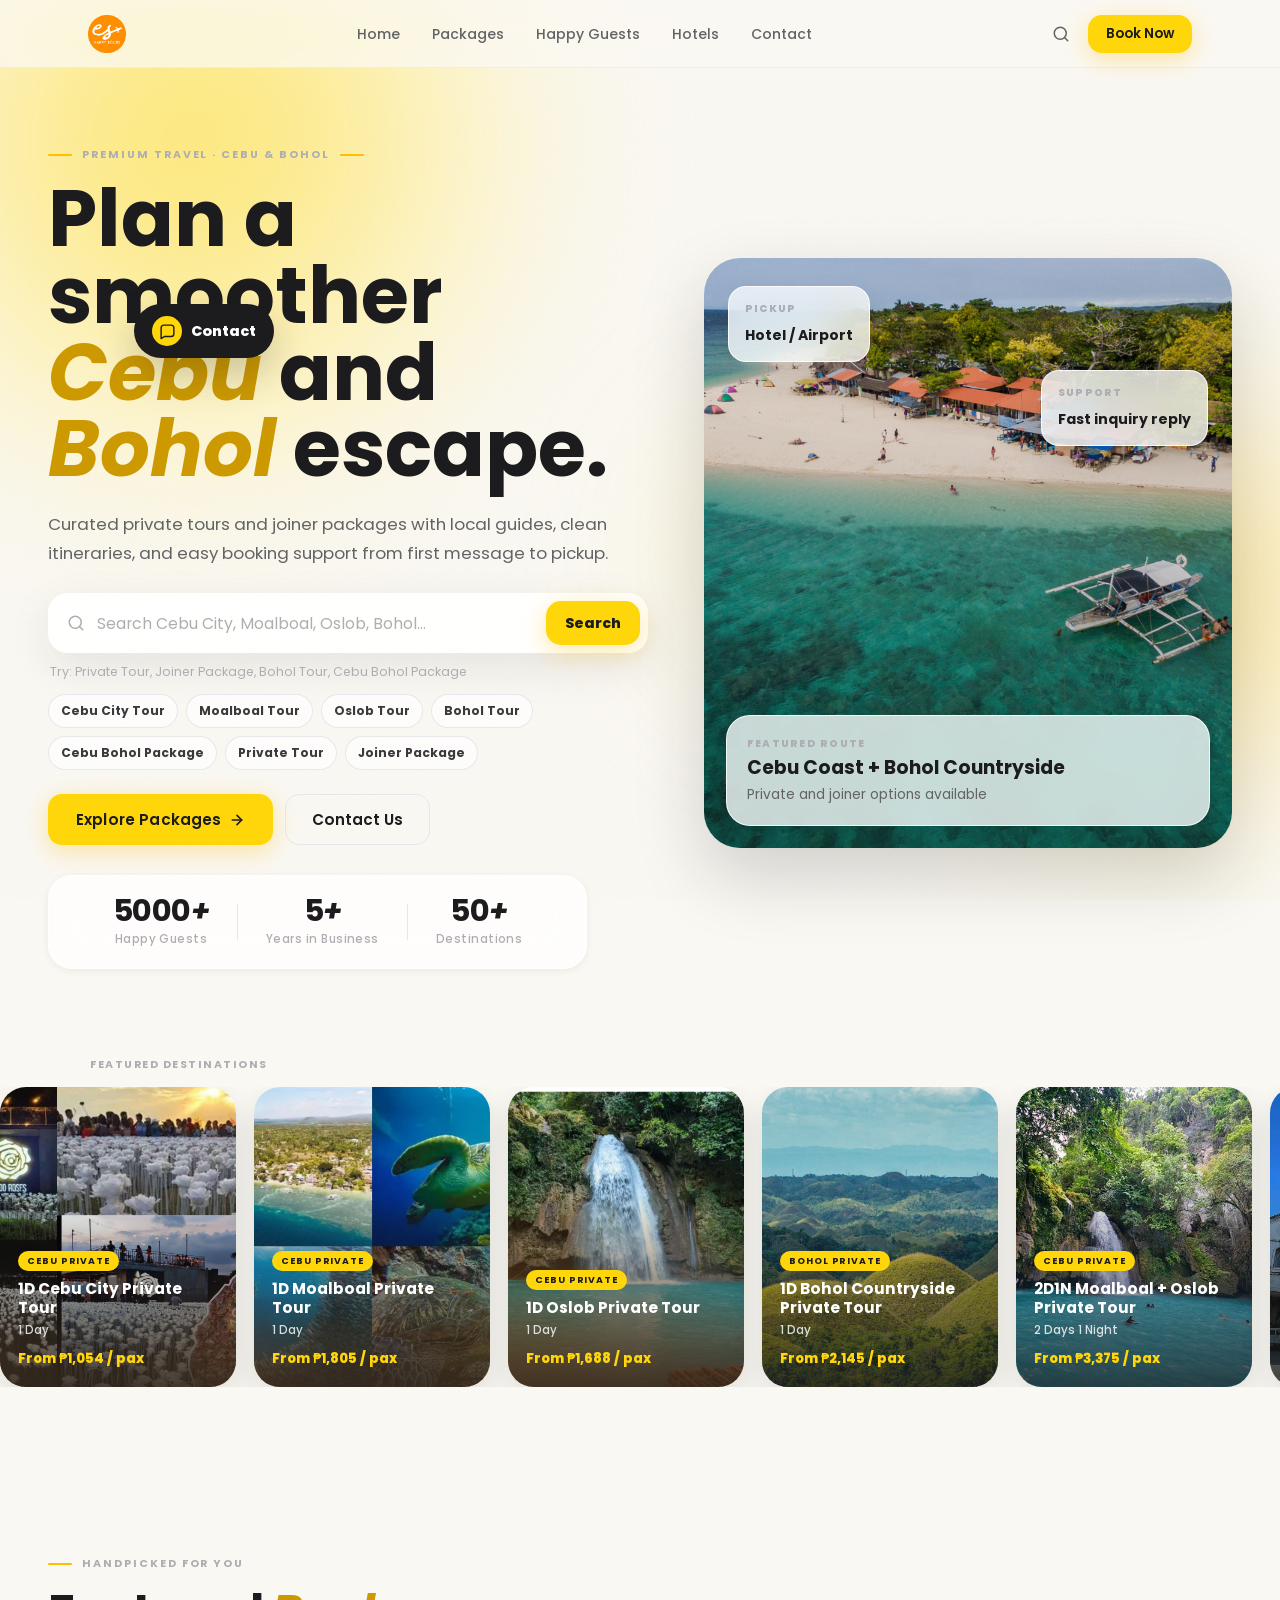
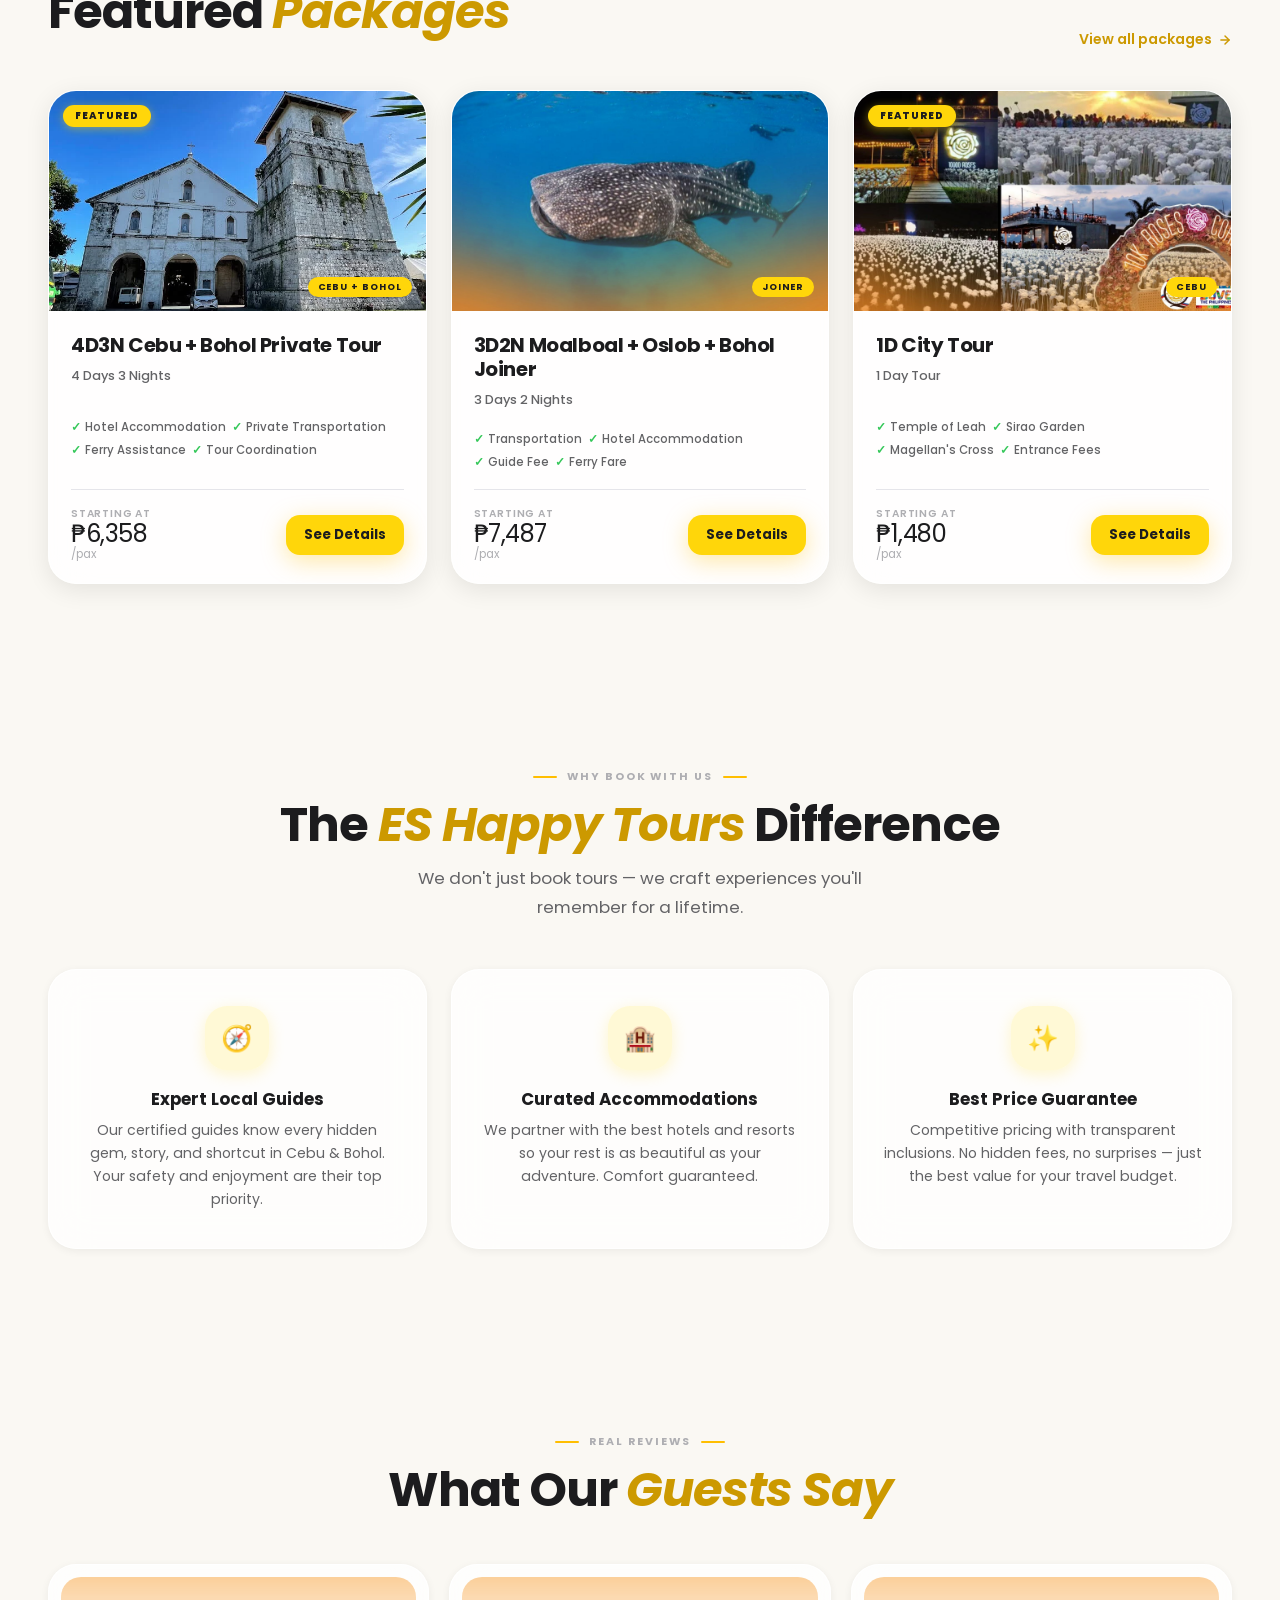
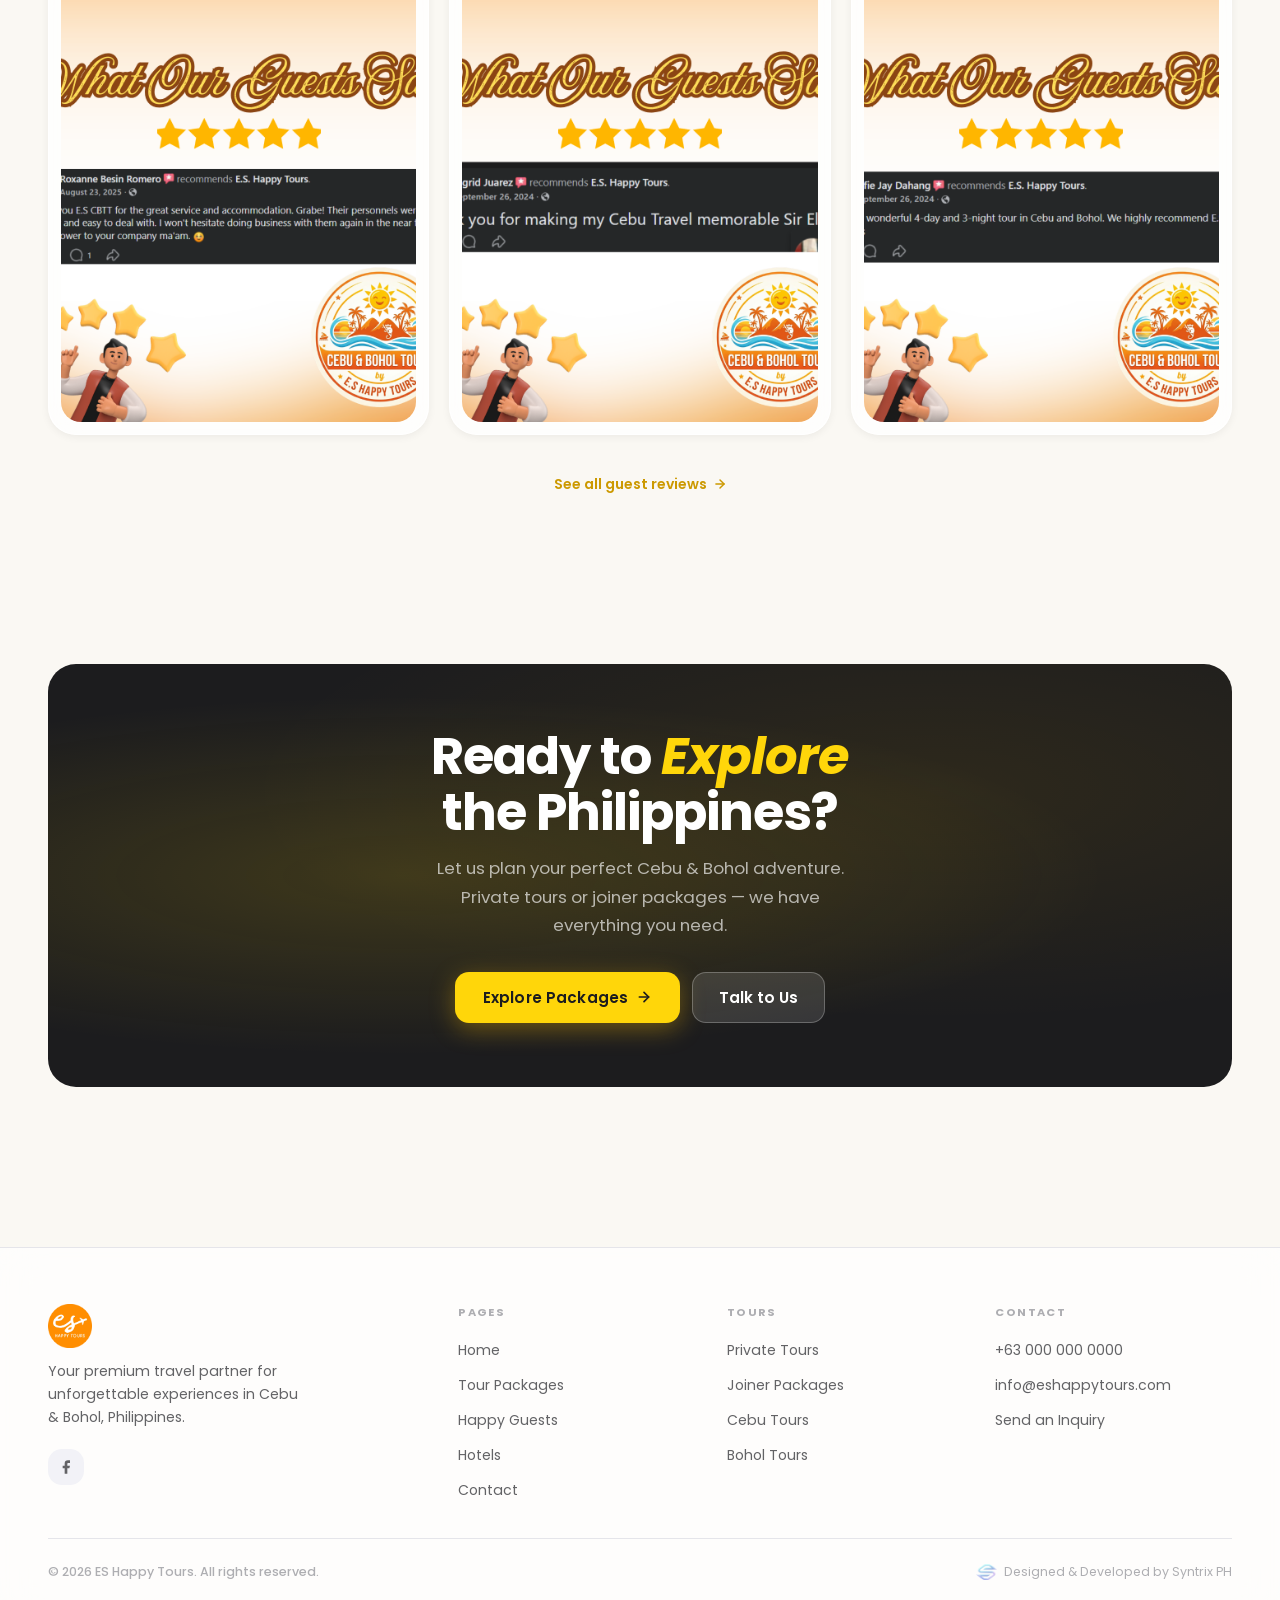
<file: index.html>
<!DOCTYPE html>
<html lang="en">

<head>
  <meta charset="UTF-8" />
  <link rel="icon" type="image/png" sizes="512x512" href="/favicon.png" />
  <link rel="icon" type="image/png" sizes="192x192" href="/favicon-192.png" />
  <link rel="apple-touch-icon" sizes="180x180" href="/apple-touch-icon.png" />
  <link rel="shortcut icon" href="/favicon.ico" />
  <meta property="og:site_name" content="ES Happy Tours" />
  <meta property="og:image" content="https://eshappytours.com/favicon.png" />
  <meta name="twitter:image" content="https://eshappytours.com/favicon.png" />
  <meta name="facebook-domain-verification" content="ryec776wc41lvu8zigvcuqryftrkrn" />
  <!-- Meta Pixel Code -->
  <script>
    !function (f, b, e, v, n, t, s) {
      if (f.fbq) return; n = f.fbq = function () {
        n.callMethod ?
        n.callMethod.apply(n, arguments) : n.queue.push(arguments)
      };
      if (!f._fbq) f._fbq = n; n.push = n; n.loaded = !0; n.version = '2.0';
      n.queue = []; t = b.createElement(e); t.async = !0;
      t.src = v; s = b.getElementsByTagName(e)[0];
      s.parentNode.insertBefore(t, s)
    }(window, document, 'script',
      'https://connect.facebook.net/en_US/fbevents.js');
    fbq('init', '2161999427676069');
    fbq('track', 'PageView');
  </script>
  <noscript><img height="1" width="1" style="display:none"
      src="https://www.facebook.com/tr?id=2161999427676069&ev=PageView&noscript=1" /></noscript>
  <!-- End Meta Pixel Code -->
  <meta name="viewport" content="width=device-width, initial-scale=1.0" />
  <meta name="description"
    content="ES Happy Tours — Premium travel agency for Cebu & Bohol, Philippines. Private tours and joiner packages." />
  <title>ES Happy Tours — Discover Cebu & Bohol</title>

  <link rel="preconnect" href="https://fonts.googleapis.com" />
  <link rel="preconnect" href="https://fonts.gstatic.com" crossorigin />
  <link href="https://fonts.googleapis.com/css2?family=Poppins:wght@300;400;500;600;700;800;900&display=swap"
    rel="stylesheet" />

  <link rel="stylesheet" href="css/style.css" />
  <link rel="stylesheet" href="css/home.css" />
  <link rel="stylesheet" href="components/preloader/preloader.css" />
  <link rel="stylesheet" href="components/package-modal/package-modal.css" />
  <link rel="stylesheet" href="components/contact-widget/contact-widget.css" />
  <script type="application/ld+json">
  {
    "@context": "https://schema.org",
    "@type": "TravelAgency",
    "name": "ES Happy Tours",
    "url": "https://eshappytours.com/",
    "logo": "https://eshappytours.com/favicon.png",
    "image": "https://eshappytours.com/favicon.png",
    "email": "info@eshappytours.com",
    "telephone": "+639209851802",
    "address": {
      "@type": "PostalAddress",
      "streetAddress": "Sitio Capilis, Subabasbas",
      "addressLocality": "Lapu-Lapu",
      "postalCode": "6015",
      "addressRegion": "Cebu",
      "addressCountry": "PH"
    },
    "sameAs": [
      "https://www.facebook.com/profile.php?id=61589540938601"
    ]
  }
  </script></head>

<body>

  <!-- Background -->
  <div class="bg-canvas" aria-hidden="true">
    <div class="blob blob-1"></div>
    <div class="blob blob-2"></div>
    <div class="blob blob-3"></div>
  </div>
  <div class="bg-noise" aria-hidden="true"></div>

  <!-- ── HEADER ── -->
  <header class="site-header" id="site-header">
    <div class="nav-container">
      <a class="nav-logo" href="home">
        <img src="assets/images/eslogo.png" alt="ES Happy Tours" />
      </a>
      <nav class="nav-links" aria-label="Main navigation">
        <a href="home">Home</a>
        <a href="packages">Packages</a>
        <a href="guests">Happy Guests</a>
        <a href="hotels">Hotels</a>
        <a href="contact">Contact</a>
      </nav>
      <div class="nav-actions">
        <button class="btn-icon" id="btn-search" aria-label="Search">
          <svg xmlns="http://www.w3.org/2000/svg" width="18" height="18" fill="none" stroke="currentColor"
            stroke-width="2" stroke-linecap="round" stroke-linejoin="round" viewBox="0 0 24 24">
            <circle cx="11" cy="11" r="8" />
            <line x1="21" y1="21" x2="16.65" y2="16.65" />
          </svg>
        </button>
        <a href="contact" class="btn-cta-nav">Book Now</a>
        <button class="btn-hamburger" id="btn-hamburger" aria-label="Open menu" aria-expanded="false">
          <span></span><span></span><span></span>
        </button>
      </div>
    </div>
  </header>

  <!-- Mobile Menu -->
  <nav class="nav-mobile" id="nav-mobile" aria-label="Mobile navigation">
    <a href="home">Home</a>
    <a href="packages">Packages</a>
    <a href="guests">Happy Guests</a>
    <a href="hotels">Hotels</a>
    <a href="contact">Contact</a>
  </nav>

  <!-- Search Overlay -->
  <div class="search-overlay" id="search-overlay" aria-hidden="true">
    <div class="search-box">
      <svg xmlns="http://www.w3.org/2000/svg" width="18" height="18" fill="none" stroke="#AEAEB2" stroke-width="2"
        stroke-linecap="round" stroke-linejoin="round" viewBox="0 0 24 24" aria-hidden="true">
        <circle cx="11" cy="11" r="8" />
        <line x1="21" y1="21" x2="16.65" y2="16.65" />
      </svg>
      <input type="text" id="search-input" placeholder="Search tours, destinations…" autocomplete="off" />
      <button class="search-close" id="search-close" aria-label="Close search">✕</button>
    </div>
  </div>

  <!-- ══════════════════════════════════════════════
       HERO
  ══════════════════════════════════════════════ -->
  <section class="hero">
    <div class="hero-logo-wrap">
      <img src="assets/images/eslogo.png" alt="ES Happy Tours" class="hero-logo" />
    </div>

    <div class="eyebrow hero-eyebrow">
      <span class="eyebrow-line"></span>
      <span class="eyebrow-text">Premium Travel · Cebu &amp; Bohol</span>
      <span class="eyebrow-line"></span>
    </div>

    <h1>Discover <em>Cebu</em><br>&amp; <em>Bohol</em><br><span class="muted">Like Never Before</span></h1>

    <p class="hero-sub">Your premium travel partner for unforgettable island experiences in the Philippines.</p>

    <div class="hero-ctas">
      <a href="packages" class="btn-primary">
        Explore Packages
        <svg xmlns="http://www.w3.org/2000/svg" width="16" height="16" fill="none" stroke="currentColor"
          stroke-width="2.5" stroke-linecap="round" stroke-linejoin="round" viewBox="0 0 24 24" aria-hidden="true">
          <line x1="5" y1="12" x2="19" y2="12" />
          <polyline points="12 5 19 12 12 19" />
        </svg>
      </a>
      <a href="contact" class="btn-outline">Contact Us</a>
    </div>

    <div class="hero-stats">
      <div class="hero-stat">
        <strong>5000<em>+</em></strong>
        <span>Happy Guests</span>
      </div>
      <div class="stat-divider"></div>
      <div class="hero-stat">
        <strong>5<em>+</em></strong>
        <span>Years in Business</span>
      </div>
      <div class="stat-divider"></div>
      <div class="hero-stat">
        <strong>50<em>+</em></strong>
        <span>Destinations</span>
      </div>
    </div>

    <div class="scroll-hint" aria-hidden="true">
      <span>Scroll</span>
      <svg xmlns="http://www.w3.org/2000/svg" width="14" height="14" fill="none" stroke="currentColor" stroke-width="2"
        stroke-linecap="round" stroke-linejoin="round" viewBox="0 0 24 24">
        <polyline points="6 9 12 15 18 9" />
      </svg>
    </div>
  </section>


  <!-- ══════════════════════════════════════════════
       DESTINATION STRIP
  ══════════════════════════════════════════════ -->
  <div class="dest-wrapper">
    <div class="inner">
      <p class="strip-label">Featured Destinations</p>
    </div>
    <div class="dest-strip">
      <div class="dest-track">
        <a class="dest-card" href="packages">
          <img src="assets/images/16.jpg" alt="1D Cebu City Private Tour" loading="lazy" />
          <div class="dest-info">
            <span class="dest-tag">Cebu Private</span>
            <div class="dest-name">1D Cebu City Private Tour</div>
            <div class="dest-meta">1 Day</div>
            <div class="dest-price">From ₱1,054 / pax</div>
          </div>
        </a>
        <a class="dest-card" href="packages">
          <img src="assets/images/17.jpg" alt="1D Moalboal Private Tour" loading="lazy" />
          <div class="dest-info">
            <span class="dest-tag">Cebu Private</span>
            <div class="dest-name">1D Moalboal Private Tour</div>
            <div class="dest-meta">1 Day</div>
            <div class="dest-price">From ₱1,805 / pax</div>
          </div>
        </a>
        <a class="dest-card" href="packages">
          <img src="assets/images/1.jpg" alt="1D Oslob Private Tour" loading="lazy" />
          <div class="dest-info">
            <span class="dest-tag">Cebu Private</span>
            <div class="dest-name">1D Oslob Private Tour</div>
            <div class="dest-meta">1 Day</div>
            <div class="dest-price">From ₱1,688 / pax</div>
          </div>
        </a>
        <a class="dest-card" href="packages">
          <img src="assets/images/IMG_0251.JPG" alt="1D Bohol Countryside Private Tour" loading="lazy" />
          <div class="dest-info">
            <span class="dest-tag">Bohol Private</span>
            <div class="dest-name">1D Bohol Countryside Private Tour</div>
            <div class="dest-meta">1 Day</div>
            <div class="dest-price">From ₱2,145 / pax</div>
          </div>
        </a>
        <a class="dest-card" href="packages">
          <img src="assets/images/kawasan.jpg" alt="2D1N Moalboal and Oslob Private Tour" loading="lazy" />
          <div class="dest-info">
            <span class="dest-tag">Cebu Private</span>
            <div class="dest-name">2D1N Moalboal + Oslob Private Tour</div>
            <div class="dest-meta">2 Days 1 Night</div>
            <div class="dest-price">From ₱3,375 / pax</div>
          </div>
        </a>
        <a class="dest-card" href="packages">
          <img src="assets/images/baclayon2.webp" alt="4D3N Cebu and Bohol Private Tour" loading="lazy" />
          <div class="dest-info">
            <span class="dest-tag">Cebu + Bohol</span>
            <div class="dest-name">4D3N Cebu + Bohol Private Tour</div>
            <div class="dest-meta">4 Days 3 Nights</div>
            <div class="dest-price">From ₱6,358 / pax</div>
          </div>
        </a>
      </div>
    </div>
  </div>


  <!-- ══════════════════════════════════════════════
       FEATURED PACKAGES
  ══════════════════════════════════════════════ -->
  <section class="featured-section">
    <div class="inner">
      <div class="section-top">
        <div class="section-hd">
          <div class="eyebrow">
            <span class="eyebrow-line"></span>
            <span class="eyebrow-text">Handpicked for You</span>
          </div>
          <h2>Featured <em>Packages</em></h2>
        </div>
        <a href="packages" class="view-all-link">
          View all packages
          <svg xmlns="http://www.w3.org/2000/svg" width="14" height="14" fill="none" stroke="currentColor"
            stroke-width="2.5" stroke-linecap="round" stroke-linejoin="round" viewBox="0 0 24 24">
            <line x1="5" y1="12" x2="19" y2="12" />
            <polyline points="12 5 19 12 12 19" />
          </svg>
        </a>
      </div>

      <div class="pkg-grid">
        <div class="pkg-card searchable-card reveal" data-package-id="cebu-bohol-private" data-type="private"
          data-dest="both" data-search="4d3n cebu bohol private city moalboal oslob chocolate hills hotel ferry">
          <div class="pkg-card-img">
            <img src="assets/images/baclayon2.webp" alt="4D3N Cebu and Bohol Private Tour" loading="lazy" />
            <span class="pkg-badge featured">Featured</span>
            <span class="pkg-dest-tag">Cebu + Bohol</span>
          </div>
          <div class="pkg-card-body">
            <h3>4D3N Cebu + Bohol Private Tour</h3>
            <div class="pkg-meta"><span class="pkg-duration">4 Days 3 Nights</span></div>
            <div class="pkg-highlights">
              <span class="pkg-highlight">Hotel Accommodation</span>
              <span class="pkg-highlight">Private Transportation</span>
              <span class="pkg-highlight">Ferry Assistance</span>
              <span class="pkg-highlight">Tour Coordination</span>
            </div>
            <div class="pkg-footer">
              <div class="pkg-price">
                <span class="price-label">Starting at</span>
                <span class="price-amount">₱6,358</span>
                <span class="price-per">/pax</span>
              </div>
              <button class="btn-book btn-details" type="button" data-package-id="cebu-bohol-private">See Details</button>
            </div>
          </div>
        </div>

        <div class="pkg-card searchable-card reveal reveal-delay-2" data-package-id="moalboal-oslob-bohol-joiner"
          data-type="joiner" data-dest="both"
          data-search="3d2n moalboal oslob bohol joiner sardines whale shark chocolate hills ferry hotel">
          <div class="pkg-card-img">
            <img src="assets/images/2.jpg" alt="3D2N Moalboal Oslob and Bohol Joiner" loading="lazy" />
            <span class="pkg-dest-tag">Joiner</span>
          </div>
          <div class="pkg-card-body">
            <h3>3D2N Moalboal + Oslob + Bohol Joiner</h3>
            <div class="pkg-meta"><span class="pkg-duration">3 Days 2 Nights</span></div>
            <div class="pkg-highlights">
              <span class="pkg-highlight">Transportation</span>
              <span class="pkg-highlight">Hotel Accommodation</span>
              <span class="pkg-highlight">Guide Fee</span>
              <span class="pkg-highlight">Ferry Fare</span>
            </div>
            <div class="pkg-footer">
              <div class="pkg-price">
                <span class="price-label">Starting at</span>
                <span class="price-amount">₱7,487</span>
                <span class="price-per">/pax</span>
              </div>
              <button class="btn-book btn-details" type="button" data-package-id="moalboal-oslob-bohol-joiner">See Details</button>
            </div>
          </div>
        </div>

        <div class="pkg-card searchable-card reveal reveal-delay-3" data-package-id="cebu-city-joiner"
          data-type="joiner" data-dest="cebu"
          data-search="1d city joiner cebu temple of leah sirao tops magellan cross heritage tour">
          <div class="pkg-card-img">
            <img src="assets/images/16.jpg" alt="1D Cebu City Joiner Tour" loading="lazy" />
            <span class="pkg-badge featured">Featured</span>
            <span class="pkg-dest-tag">Cebu</span>
          </div>
          <div class="pkg-card-body">
            <h3>1D City Tour</h3>
            <div class="pkg-meta"><span class="pkg-duration">1 Day Tour</span></div>
            <div class="pkg-highlights">
              <span class="pkg-highlight">Temple of Leah</span>
              <span class="pkg-highlight">Sirao Garden</span>
              <span class="pkg-highlight">Magellan's Cross</span>
              <span class="pkg-highlight">Entrance Fees</span>
            </div>
            <div class="pkg-footer">
              <div class="pkg-price">
                <span class="price-label">Starting at</span>
                <span class="price-amount">₱1,480</span>
                <span class="price-per">/pax</span>
              </div>
              <button class="btn-book btn-details" type="button" data-package-id="cebu-city-joiner">See Details</button>
            </div>
          </div>
        </div>
      </div>
    </div>
  </section>


  <!-- ══════════════════════════════════════════════
       WHY CHOOSE US
  ══════════════════════════════════════════════ -->
  <section class="why-section">
    <div class="inner">
      <div class="section-hd reveal">
        <div class="eyebrow">
          <span class="eyebrow-line"></span>
          <span class="eyebrow-text">Why Book With Us</span>
          <span class="eyebrow-line"></span>
        </div>
        <h2>The <em>ES Happy Tours</em> Difference</h2>
        <p>We don't just book tours — we craft experiences you'll remember for a lifetime.</p>
      </div>

      <div class="why-grid">
        <div class="why-card reveal reveal-delay-1">
          <div class="why-icon">🧭</div>
          <h3>Expert Local Guides</h3>
          <p>Our certified guides know every hidden gem, story, and shortcut in Cebu &amp; Bohol. Your safety and
            enjoyment are their top priority.</p>
        </div>
        <div class="why-card reveal reveal-delay-2">
          <div class="why-icon">🏨</div>
          <h3>Curated Accommodations</h3>
          <p>We partner with the best hotels and resorts so your rest is as beautiful as your adventure. Comfort
            guaranteed.</p>
        </div>
        <div class="why-card reveal reveal-delay-3">
          <div class="why-icon">✨</div>
          <h3>Best Price Guarantee</h3>
          <p>Competitive pricing with transparent inclusions. No hidden fees, no surprises — just the best value for
            your travel budget.</p>
        </div>
      </div>
    </div>
  </section>


  <!-- ══════════════════════════════════════════════
       HAPPY GUESTS PREVIEW
  ══════════════════════════════════════════════ -->
  <section class="testi-section">
    <div class="inner">
      <div class="section-hd reveal">
        <div class="eyebrow">
          <span class="eyebrow-line"></span>
          <span class="eyebrow-text">Real Reviews</span>
          <span class="eyebrow-line"></span>
        </div>
        <h2>What Our <em>Guests Say</em></h2>
      </div>

      <div class="testi-grid">
        <article class="review-card review-image-card reveal reveal-delay-1">
          <img src="assets/images/reviews/1.png" alt="Guest review screenshot" loading="lazy" />
        </article>
        <article class="review-card review-image-card reveal reveal-delay-2">
          <img src="assets/images/reviews/2.png" alt="Guest review screenshot" loading="lazy" />
        </article>
        <article class="review-card review-image-card reveal reveal-delay-3">
          <img src="assets/images/reviews/3.png" alt="Guest review screenshot" loading="lazy" />
        </article>
      </div>

      <div class="testi-cta">
        <a href="guests" class="view-all-link">
          See all guest reviews
          <svg xmlns="http://www.w3.org/2000/svg" width="14" height="14" fill="none" stroke="currentColor"
            stroke-width="2.5" stroke-linecap="round" stroke-linejoin="round" viewBox="0 0 24 24">
            <line x1="5" y1="12" x2="19" y2="12" />
            <polyline points="12 5 19 12 12 19" />
          </svg>
        </a>
      </div>
    </div>
  </section>


  <!-- ══════════════════════════════════════════════
       CTA BANNER
  ══════════════════════════════════════════════ -->
  <section class="cta-banner">
    <div class="inner">
      <div class="cta-card reveal">
        <h2>Ready to <em>Explore</em><br>the Philippines?</h2>
        <p>Let us plan your perfect Cebu &amp; Bohol adventure. Private tours or joiner packages — we have everything
          you need.</p>
        <div class="cta-buttons">
          <a href="packages" class="btn-primary">
            Explore Packages
            <svg xmlns="http://www.w3.org/2000/svg" width="16" height="16" fill="none" stroke="currentColor"
              stroke-width="2.5" stroke-linecap="round" stroke-linejoin="round" viewBox="0 0 24 24">
              <line x1="5" y1="12" x2="19" y2="12" />
              <polyline points="12 5 19 12 12 19" />
            </svg>
          </a>
          <a href="contact"
            style="display:inline-flex;align-items:center;gap:8px;padding:13px 26px;background:rgba(255,255,255,0.12);color:#fff;font-size:0.95rem;font-weight:600;border:1.5px solid rgba(255,255,255,0.25);border-radius:14px;transition:all .2s;">Talk
            to Us</a>
        </div>
      </div>
    </div>
  </section>


  <!-- ══════════════════════════════════════════════
       FOOTER
  ══════════════════════════════════════════════ -->
  <footer class="site-footer">
    <div class="footer-grid">
      <div class="footer-brand-col">
        <div class="footer-logo">
          <img src="assets/images/eslogo.png" alt="ES Happy Tours" />
        </div>
        <p>Your premium travel partner for unforgettable experiences in Cebu &amp; Bohol, Philippines.</p>
        <div class="footer-social">
          <a href="https://www.facebook.com/ESHappyTours" target="_blank" rel="noopener noreferrer"
            aria-label="Facebook">
            <svg xmlns="http://www.w3.org/2000/svg" width="16" height="16" fill="currentColor" viewBox="0 0 24 24">
              <path d="M18 2h-3a5 5 0 0 0-5 5v3H7v4h3v8h4v-8h3l1-4h-4V7a1 1 0 0 1 1-1h3z" />
            </svg>
          </a>
        </div>
      </div>
      <div class="footer-col">
        <h4>Pages</h4>
        <ul>
          <li><a href="home">Home</a></li>
          <li><a href="packages">Tour Packages</a></li>
          <li><a href="guests">Happy Guests</a></li>
          <li><a href="hotels">Hotels</a></li>
          <li><a href="contact">Contact</a></li>
        </ul>
      </div>
      <div class="footer-col">
        <h4>Tours</h4>
        <ul>
          <li><a href="packages">Private Tours</a></li>
          <li><a href="packages">Joiner Packages</a></li>
          <li><a href="packages">Cebu Tours</a></li>
          <li><a href="packages">Bohol Tours</a></li>
        </ul>
      </div>
      <div class="footer-col">
        <h4>Contact</h4>
        <ul>
          <li><a href="tel:+63000000000">+63 000 000 0000</a></li>
          <li><a href="contact">info@eshappytours.com</a></li>
          <li><a href="contact">Send an Inquiry</a></li>
        </ul>
      </div>
    </div>
    <div class="footer-bottom">
      <span class="footer-copy">© 2026 ES Happy Tours. All rights reserved.</span>
      <div class="footer-dev">
        <img src="assets/images/SYNTRIX-LOGO-S.png" alt="Syntrix PH" />
        <a href="https://syntrixph.com" target="_blank" rel="noopener noreferrer">Designed &amp; Developed by Syntrix
          PH</a>
      </div>
    </div>
  </footer>

  <script src="components/preloader/preloader.js"></script>
  <script src="js/main.js?v=5"></script>
  <script src="js/home.js"></script>
  <script src="js/package-data.js"></script>
  <script src="components/package-modal/package-modal.js"></script>
  <script src="components/contact-widget/contact-widget.js?v=2"></script>
</body>

</html>
</file>
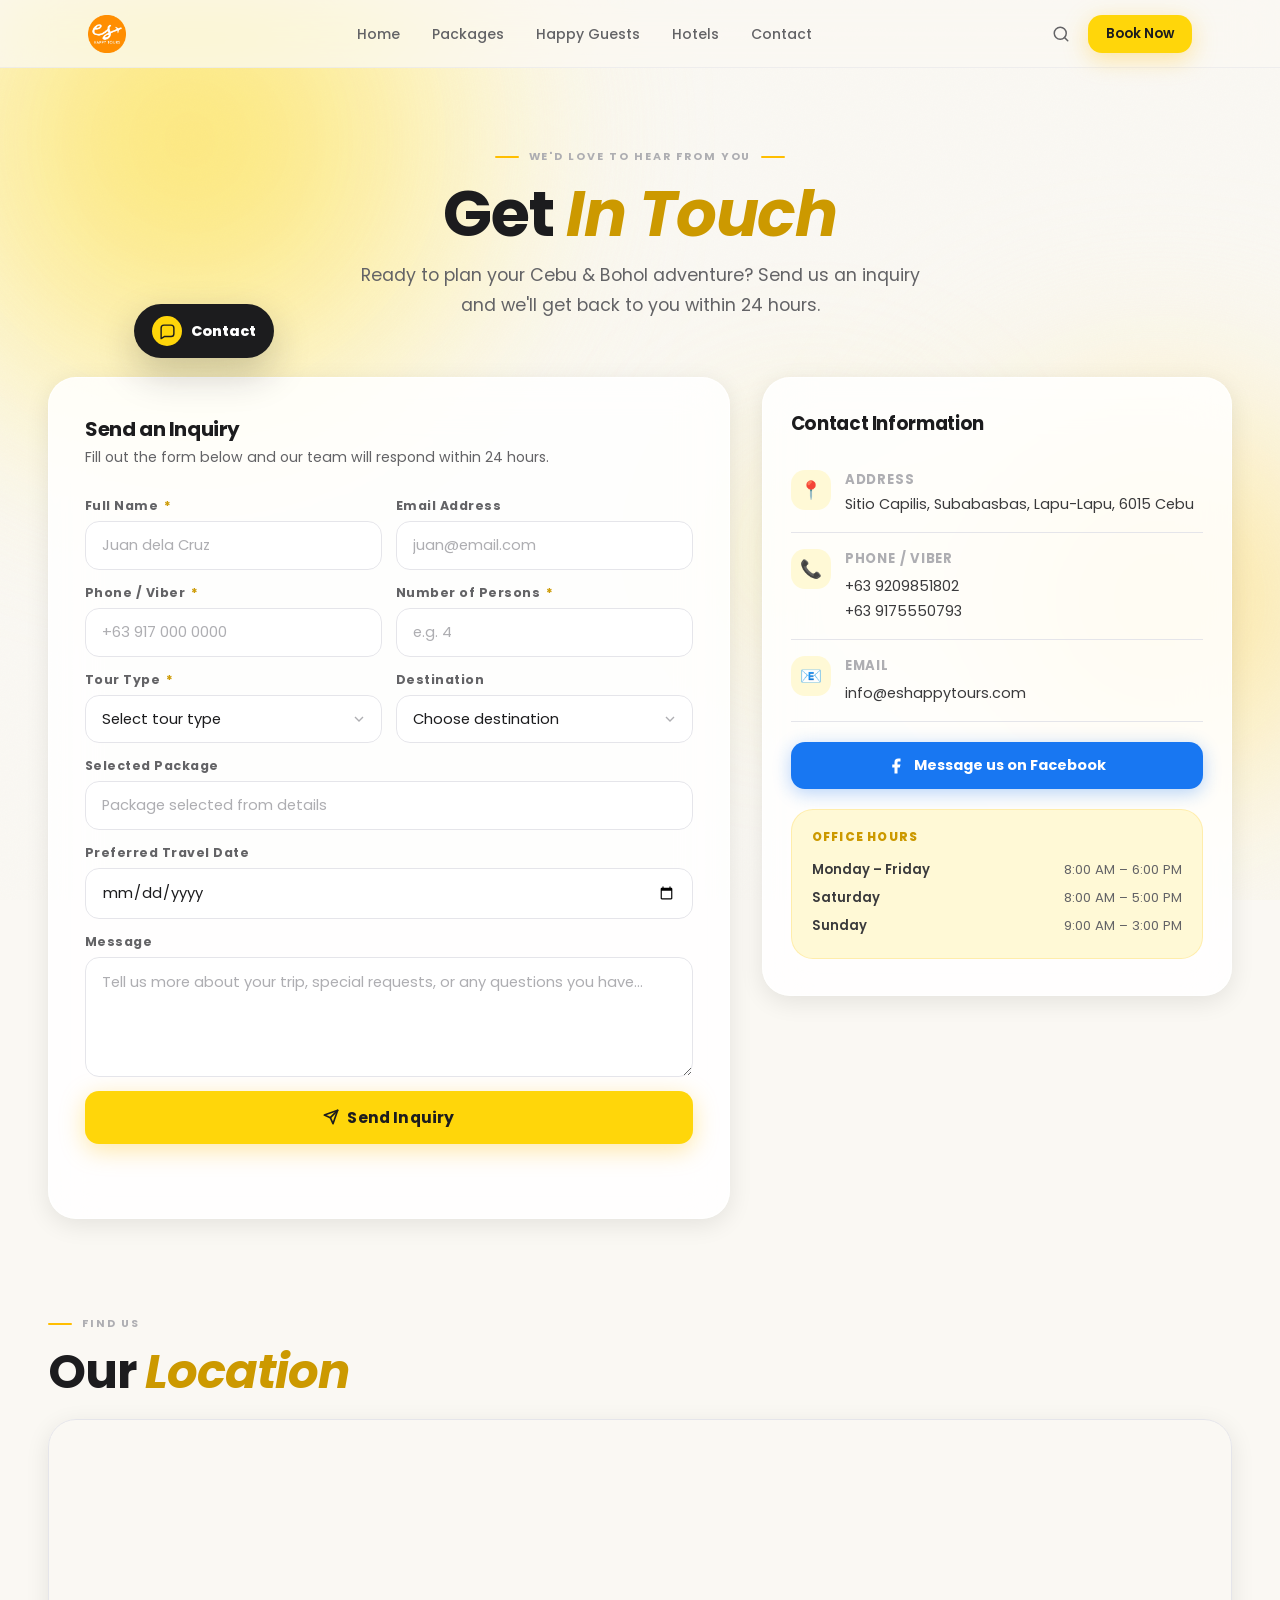
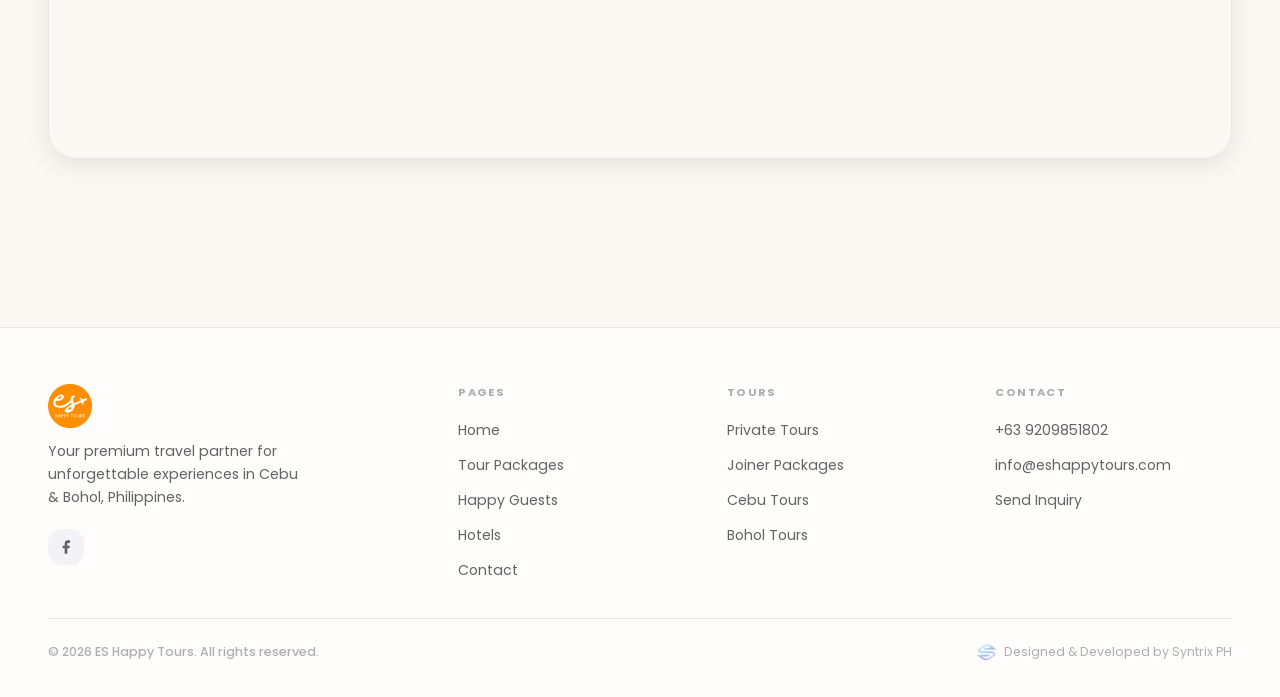
<file: contact.html>
<!DOCTYPE html>
<html lang="en">
<head>
  <meta charset="UTF-8" />
  <link rel="icon" type="image/png" sizes="512x512" href="/favicon.png" />
  <link rel="icon" type="image/png" sizes="192x192" href="/favicon-192.png" />
  <link rel="apple-touch-icon" sizes="180x180" href="/apple-touch-icon.png" />
  <link rel="shortcut icon" href="/favicon.ico" />
  <meta property="og:site_name" content="ES Happy Tours" />
  <meta property="og:image" content="https://eshappytours.com/favicon.png" />
  <meta name="twitter:image" content="https://eshappytours.com/favicon.png" />
  <!-- Meta Pixel Code -->
<script>
!function(f,b,e,v,n,t,s)
{if(f.fbq)return;n=f.fbq=function(){n.callMethod?
n.callMethod.apply(n,arguments):n.queue.push(arguments)};
if(!f._fbq)f._fbq=n;n.push=n;n.loaded=!0;n.version='2.0';
n.queue=[];t=b.createElement(e);t.async=!0;
t.src=v;s=b.getElementsByTagName(e)[0];
s.parentNode.insertBefore(t,s)}(window, document,'script',
'https://connect.facebook.net/en_US/fbevents.js');
fbq('init', '2161999427676069');
fbq('track', 'PageView');
</script>
<noscript><img height="1" width="1" style="display:none"
src="https://www.facebook.com/tr?id=2161999427676069&ev=PageView&noscript=1"
/></noscript>
<!-- End Meta Pixel Code -->
  <meta name="viewport" content="width=device-width, initial-scale=1.0" />
  <meta name="description" content="Contact ES Happy Tours to book your Cebu & Bohol adventure. We'd love to plan your perfect trip." />
  <title>Contact Us — ES Happy Tours</title>

  <link rel="preconnect" href="https://fonts.googleapis.com" />
  <link rel="preconnect" href="https://fonts.gstatic.com" crossorigin />
  <link href="https://fonts.googleapis.com/css2?family=Poppins:wght@300;400;500;600;700;800;900&display=swap" rel="stylesheet" />

  <link rel="stylesheet" href="css/style.css" />
  <link rel="stylesheet" href="css/contact.css" />
  <link rel="stylesheet" href="components/preloader/preloader.css" />
  <link rel="stylesheet" href="components/contact-widget/contact-widget.css" />
</head>
<body>

  <div class="bg-canvas" aria-hidden="true">
    <div class="blob blob-1"></div>
    <div class="blob blob-2"></div>
    <div class="blob blob-3"></div>
  </div>
  <div class="bg-noise" aria-hidden="true"></div>

  <!-- ── HEADER ── -->
  <header class="site-header" id="site-header">
    <div class="nav-container">
      <a class="nav-logo" href="home">
        <img src="assets/images/eslogo.png" alt="ES Happy Tours" />
      </a>
      <nav class="nav-links" aria-label="Main navigation">
        <a href="home">Home</a>
        <a href="packages">Packages</a>
        <a href="guests">Happy Guests</a>
        <a href="hotels">Hotels</a>
        <a href="contact">Contact</a>
      </nav>
      <div class="nav-actions">
        <button class="btn-icon" id="btn-search" aria-label="Search">
          <svg xmlns="http://www.w3.org/2000/svg" width="18" height="18" fill="none" stroke="currentColor" stroke-width="2" stroke-linecap="round" stroke-linejoin="round" viewBox="0 0 24 24"><circle cx="11" cy="11" r="8"/><line x1="21" y1="21" x2="16.65" y2="16.65"/></svg>
        </button>
        <a href="contact" class="btn-cta-nav">Book Now</a>
        <button class="btn-hamburger" id="btn-hamburger" aria-label="Open menu" aria-expanded="false">
          <span></span><span></span><span></span>
        </button>
      </div>
    </div>
  </header>

  <nav class="nav-mobile" id="nav-mobile" aria-label="Mobile navigation">
    <a href="home">Home</a>
    <a href="packages">Packages</a>
    <a href="guests">Happy Guests</a>
    <a href="hotels">Hotels</a>
    <a href="contact">Contact</a>
  </nav>

  <div class="search-overlay" id="search-overlay" aria-hidden="true">
    <div class="search-box">
      <svg xmlns="http://www.w3.org/2000/svg" width="18" height="18" fill="none" stroke="#AEAEB2" stroke-width="2" stroke-linecap="round" stroke-linejoin="round" viewBox="0 0 24 24" aria-hidden="true"><circle cx="11" cy="11" r="8"/><line x1="21" y1="21" x2="16.65" y2="16.65"/></svg>
      <input type="text" id="search-input" placeholder="Search tours, destinations…" autocomplete="off" />
      <button class="search-close" id="search-close" aria-label="Close search">✕</button>
    </div>
  </div>

  <!-- ══════════════════════════════════════════════
       PAGE HERO
  ══════════════════════════════════════════════ -->
  <div class="page-hero">
    <div class="eyebrow">
      <span class="eyebrow-line"></span>
      <span class="eyebrow-text">We'd Love to Hear From You</span>
      <span class="eyebrow-line"></span>
    </div>
    <h1>Get <em>In Touch</em></h1>
    <p>Ready to plan your Cebu &amp; Bohol adventure? Send us an inquiry and we'll get back to you within 24 hours.</p>
  </div>


  <!-- ══════════════════════════════════════════════
       CONTACT FORM + INFO
  ══════════════════════════════════════════════ -->
  <section class="contact-section">
    <div class="inner">
      <div class="contact-grid">

        <!-- ── INQUIRY FORM ── -->
        <div class="form-card reveal">
          <h2 class="form-card-title">Send an Inquiry</h2>
          <p class="form-card-sub">Fill out the form below and our team will respond within 24 hours.</p>

          <form id="contact-form" action="/send-inquiry.php" method="post" novalidate>
            <input type="text" id="website" name="website" style="display:none" tabindex="-1" autocomplete="off">
            <input type="hidden" id="f-page-url" name="page_url">
            <input type="hidden" id="f-referrer" name="referrer">
            <input type="hidden" id="f-submitted-at" name="submitted_at">

            <div class="form-row">
              <div class="form-group">
                <label class="form-label" for="f-name">Full Name <span class="req">*</span></label>
                <input class="form-input" type="text" id="f-name" name="name" placeholder="Juan dela Cruz" autocomplete="name" required />
              </div>
              <div class="form-group">
                <label class="form-label" for="f-email">Email Address</label>
                <input class="form-input" type="email" id="f-email" name="email" placeholder="juan@email.com" autocomplete="email" />
              </div>
            </div>

            <div class="form-row">
              <div class="form-group">
                <label class="form-label" for="f-phone">Phone / Viber <span class="req">*</span></label>
                <input class="form-input" type="tel" id="f-phone" name="phone" placeholder="+63 917 000 0000" autocomplete="tel" required />
              </div>
              <div class="form-group">
                <label class="form-label" for="f-persons">Number of Persons <span class="req">*</span></label>
                <input class="form-input" type="number" id="f-persons" name="persons" placeholder="e.g. 4" min="1" max="50" required />
              </div>
            </div>

            <div class="form-row">
              <div class="form-group">
                <label class="form-label" for="f-tour-type">Tour Type <span class="req">*</span></label>
                <select class="form-select" id="f-tour-type" name="tour_type" required>
                  <option value="" disabled selected>Select tour type</option>
                  <option value="private">Private Tour</option>
                  <option value="joiner">Joiner Package</option>
                </select>
              </div>
              <div class="form-group">
                <label class="form-label" for="f-destination">Destination</label>
                <select class="form-select" id="f-destination" name="destination">
                  <option value="" disabled selected>Choose destination</option>
                  <option value="cebu">Cebu</option>
                  <option value="bohol">Bohol</option>
                  <option value="both">Cebu + Bohol</option>
                  <option value="undecided">Not sure yet</option>
                </select>
              </div>
            </div>

            <div class="form-group">
              <label class="form-label" for="f-package">Selected Package</label>
              <input class="form-input" type="text" id="f-package" name="package" placeholder="Package selected from details" readonly />
            </div>

            <div class="form-group">
              <label class="form-label" for="f-date">Preferred Travel Date</label>
              <input class="form-input" type="date" id="f-date" name="date" />
            </div>

            <div class="form-group">
              <label class="form-label" for="f-message">Message</label>
              <textarea class="form-textarea" id="f-message" name="message" placeholder="Tell us more about your trip, special requests, or any questions you have…"></textarea>
            </div>

            <button class="form-submit" type="submit" id="btn-submit">
              <svg xmlns="http://www.w3.org/2000/svg" width="16" height="16" fill="none" stroke="currentColor" stroke-width="2.5" stroke-linecap="round" stroke-linejoin="round" viewBox="0 0 24 24"><line x1="22" y1="2" x2="11" y2="13"/><polygon points="22 2 15 22 11 13 2 9 22 2"/></svg>
              Send Inquiry
            </button>

            <p class="form-feedback" id="form-feedback" aria-live="polite"></p>
          </form>
        </div>


        <!-- ── CONTACT INFO ── -->
        <div class="info-card reveal reveal-delay-2">
          <h3 class="info-card-title">Contact Information</h3>

          <div class="info-item">
            <div class="info-icon">📍</div>
            <div class="info-detail">
              <strong>Address</strong>
              <p>Sitio Capilis, Subabasbas, Lapu-Lapu, 6015 Cebu</p>
            </div>
          </div>

          <div class="info-item">
            <div class="info-icon">📞</div>
            <div class="info-detail">
              <strong>Phone / Viber</strong>
              <ul><a href="tel:+639209851802">+63 9209851802</a></ul>
              <ul><a href="tel:+639175550793">+63 9175550793</a></ul>
            </div>
          </div>

          <div class="info-item">
            <div class="info-icon">📧</div>
            <div class="info-detail">
              <strong>Email</strong>
              <a href="contact">info@eshappytours.com</a>
            </div>
          </div>

          <a href="https://www.facebook.com/ESHappyTours" target="_blank" rel="noopener noreferrer" class="btn-facebook">
            <svg xmlns="http://www.w3.org/2000/svg" width="18" height="18" fill="currentColor" viewBox="0 0 24 24"><path d="M18 2h-3a5 5 0 0 0-5 5v3H7v4h3v8h4v-8h3l1-4h-4V7a1 1 0 0 1 1-1h3z"/></svg>
            Message us on Facebook
          </a>

          <div class="hours-card">
            <h4>Office Hours</h4>
            <div class="hours-row">
              <span class="hours-days">Monday – Friday</span>
              <span class="hours-time">8:00 AM – 6:00 PM</span>
            </div>
            <div class="hours-row">
              <span class="hours-days">Saturday</span>
              <span class="hours-time">8:00 AM – 5:00 PM</span>
            </div>
            <div class="hours-row">
              <span class="hours-days">Sunday</span>
              <span class="hours-time">9:00 AM – 3:00 PM</span>
            </div>
          </div>
        </div>

      </div>
    </div>
  </section>


  <!-- ══════════════════════════════════════════════
       MAP SECTION
  ══════════════════════════════════════════════ -->
  <section class="map-section">
    <div class="inner">
      <div class="section-hd reveal" style="text-align:left;margin-bottom:20px;">
        <div class="eyebrow" style="justify-content:flex-start;">
          <span class="eyebrow-line"></span>
          <span class="eyebrow-text">Find Us</span>
        </div>
        <h2>Our <em>Location</em></h2>
      </div>
      <div class="map-container reveal">
        <!-- Replace src with your actual Google Maps embed URL -->
        <iframe
          src="https://www.google.com/maps/embed?pb=!1m18!1m12!1m3!1d3925.973568353927!2d123.96872647605574!3d10.263713189855576!2m3!1f0!2f0!3f0!3m2!1i1024!2i768!4f13.1!3m3!1m2!1s0x33a99bb6978c1693%3A0xc9450e918ebc047!2sE.S.%20Happy%20Tours!5e0!3m2!1sen!2sph!4v1778467590645!5m2!1sen!2sph"
          title="ES Happy Tours Location — Cebu City"
          loading="lazy"
          referrerpolicy="strict-origin-when-cross-origin"
          allowfullscreen>
        </iframe>
      </div>
    </div>
  </section>


  <!-- ══════════════════════════════════════════════
       FOOTER
  ══════════════════════════════════════════════ -->
  <footer class="site-footer">
    <div class="footer-grid">
      <div class="footer-brand-col">
        <div class="footer-logo"><img src="assets/images/eslogo.png" alt="ES Happy Tours" /></div>
        <p>Your premium travel partner for unforgettable experiences in Cebu &amp; Bohol, Philippines.</p>
        <div class="footer-social">
          <a href="https://www.facebook.com/profile.php?id=61589540938601" target="_blank" rel="noopener noreferrer" aria-label="Facebook">
            <svg xmlns="http://www.w3.org/2000/svg" width="16" height="16" fill="currentColor" viewBox="0 0 24 24"><path d="M18 2h-3a5 5 0 0 0-5 5v3H7v4h3v8h4v-8h3l1-4h-4V7a1 1 0 0 1 1-1h3z"/></svg>
          </a>
        </div>
      </div>
      <div class="footer-col"><h4>Pages</h4><ul><li><a href="home">Home</a></li><li><a href="packages">Tour Packages</a></li><li><a href="guests">Happy Guests</a></li><li><a href="hotels">Hotels</a></li><li><a href="contact">Contact</a></li></ul></div>
      <div class="footer-col"><h4>Tours</h4><ul><li><a href="packages">Private Tours</a></li><li><a href="packages">Joiner Packages</a></li><li><a href="packages">Cebu Tours</a></li><li><a href="packages">Bohol Tours</a></li></ul></div>
      <div class="footer-col"><h4>Contact</h4><ul><li><a href="tel:+639209851802">+63 9209851802</a></li><li><a href="contact">info@eshappytours.com</a></li><li><a href="contact">Send Inquiry</a></li></ul></div>
    </div>
    <div class="footer-bottom">
      <span class="footer-copy">© 2026 ES Happy Tours. All rights reserved.</span>
      <div class="footer-dev">
        <img src="assets/images/SYNTRIX-LOGO-S.png" alt="Syntrix PH" />
        <a href="https://syntrixph.com" target="_blank" rel="noopener noreferrer">Designed &amp; Developed by Syntrix PH</a>
      </div>
    </div>
  </footer>

  <script src="components/preloader/preloader.js"></script>
  <script src="js/main.js?v=5"></script>
  <script src="components/contact-widget/contact-widget.js?v=2"></script>
</body>
</html>
</file>
<file: css/style.css>
/* ============================================================
   ES HAPPY TOURS — GLOBAL DESIGN SYSTEM
   style.css  |  Syntrix PH © 2026
   ============================================================ */


/* ── 1. CSS VARIABLES ─────────────────────────────────────── */
:root {
  --yellow:        #FFD60A;
  --yellow-soft:   #FFF9D6;
  --yellow-warm:   #FFBE00;
  --yellow-deep:   #CC9900;
  --white:         #FFFFFF;
  --off-white:     #FAF8F3;
  --gray-1:        #1C1C1E;
  --gray-2:        #3A3A3C;
  --gray-3:        #636366;
  --gray-4:        #AEAEB2;
  --gray-5:        #E5E5EA;
  --gray-6:        #F2F2F7;
  --color-success: #34C759;
  --color-error:   #FF3B30;
  --fb-blue:       #1877F2;
  --fb-blue-dark:  #0e5fc0;

  --nav-height:    68px;
  --max-w:         1200px;
  --pad-x:         clamp(16px, 4vw, 48px);

  --r-sm:   8px;
  --r-md:   14px;
  --r-lg:   22px;
  --r-xl:   28px;
  --r-pill: 999px;

  --sh-sm:     0 2px 8px  rgba(0,0,0,0.06);
  --sh-md:     0 6px 24px rgba(0,0,0,0.09);
  --sh-lg:     0 20px 48px rgba(0,0,0,0.14);
  --sh-yellow: 0 6px 24px rgba(255,190,0,0.35);

  --ease: cubic-bezier(0.16, 1, 0.3, 1);
}


/* ── 2. RESET & BASE ─────────────────────────────────────── */
*, *::before, *::after { box-sizing: border-box; margin: 0; padding: 0; }

html { scroll-behavior: smooth; -webkit-text-size-adjust: 100%; }

body {
  font-family: 'Poppins', sans-serif;
  background: var(--off-white);
  color: var(--gray-1);
  overflow-x: hidden;
  min-height: 100vh;
  padding-top: var(--nav-height);
}

img  { display: block; max-width: 100%; }
a    { color: inherit; text-decoration: none; }
button { cursor: pointer; font-family: inherit; }
ul   { list-style: none; }

h1, h2, h3 {
  font-family: 'Poppins', sans-serif;
  font-weight: 700;
  line-height: 1.1;
  letter-spacing: -0.02em;
}

h1 em, h2 em { font-style: italic; color: var(--yellow-deep); }
h1 .muted, h2 .muted { color: var(--gray-4); }


/* ── 3. BACKGROUND BLOBS + NOISE ─────────────────────────── */
.bg-canvas {
  position: fixed; inset: 0; z-index: 0;
  pointer-events: none; overflow: hidden;
}

.blob {
  position: absolute; border-radius: 50%; filter: blur(90px);
}

.blob-1 {
  width: 680px; height: 680px;
  background: radial-gradient(circle, #FFD60A 0%, #FFF4B8 60%, transparent 100%);
  top: -200px; left: -150px; opacity: 0.65;
  animation: drift1 20s ease-in-out infinite alternate;
}

.blob-2 {
  width: 480px; height: 480px;
  background: radial-gradient(circle, #FFBE00 0%, #FFF9D6 65%, transparent 100%);
  bottom: 60px; right: -120px; opacity: 0.5;
  animation: drift2 25s ease-in-out infinite alternate;
}

.blob-3 {
  width: 340px; height: 340px;
  background: radial-gradient(circle, #FFE566 0%, transparent 70%);
  top: 42%; left: 50%; opacity: 0.4;
  animation: drift3 17s ease-in-out infinite alternate;
}

.bg-noise {
  position: fixed; inset: 0; z-index: 0; pointer-events: none; opacity: 0.022;
  background-image: url("data:image/svg+xml,%3Csvg xmlns='http://www.w3.org/2000/svg' width='300' height='300'%3E%3Cfilter id='n'%3E%3CfeTurbulence type='fractalNoise' baseFrequency='0.75' numOctaves='4' stitchTiles='stitch'/%3E%3C/filter%3E%3Crect width='300' height='300' filter='url(%23n)'/%3E%3C/svg%3E");
}


/* ── 4. SITE HEADER & NAV ────────────────────────────────── */
.site-header {
  position: fixed; top: 0; left: 0; right: 0; z-index: 900;
  height: var(--nav-height);
  background: rgba(250, 248, 243, 0.82);
  backdrop-filter: blur(24px) saturate(180%);
  -webkit-backdrop-filter: blur(24px) saturate(180%);
  border-bottom: 1px solid rgba(229,229,234,0.6);
  transition: box-shadow 0.3s var(--ease), background 0.3s var(--ease);
  animation: fadeDown 0.75s ease both;
}

.site-header.scrolled {
  box-shadow: 0 2px 20px rgba(0,0,0,0.08);
  background: rgba(250, 248, 243, 0.95);
}

.nav-container {
  max-width: var(--max-w);
  margin: 0 auto;
  height: var(--nav-height);
  padding: 0 var(--pad-x);
  display: flex;
  align-items: center;
  justify-content: space-between;
  gap: 24px;
}

.nav-logo {
  flex-shrink: 0;
  display: flex;
  align-items: center;
}

.nav-logo img {
  height: 38px;
  width: auto;
  object-fit: contain;
}

.nav-links {
  display: flex;
  align-items: center;
  gap: 4px;
  flex: 1;
  justify-content: center;
}

.nav-links a {
  padding: 8px 14px;
  font-size: 0.875rem;
  font-weight: 500;
  color: var(--gray-3);
  border-radius: var(--r-md);
  transition: color 0.2s, background 0.2s;
  white-space: nowrap;
}

.nav-links a:hover { color: var(--gray-1); background: rgba(0,0,0,0.04); }
.nav-links a.active { color: var(--gray-1); font-weight: 600; }
.nav-links a.active::after {
  content: '';
  display: block;
  margin: 2px auto 0;
  width: 16px; height: 2px;
  background: var(--yellow-warm);
  border-radius: 2px;
}

.nav-actions {
  display: flex;
  align-items: center;
  gap: 8px;
  flex-shrink: 0;
}

.btn-icon {
  display: flex; align-items: center; justify-content: center;
  width: 38px; height: 38px;
  border: none; background: transparent;
  border-radius: var(--r-md);
  color: var(--gray-3);
  transition: color 0.2s, background 0.2s;
}
.btn-icon:hover { color: var(--gray-1); background: rgba(0,0,0,0.05); }

.btn-hamburger {
  display: none;
  flex-direction: column; gap: 5px; justify-content: center; align-items: center;
  width: 38px; height: 38px;
  border: none; background: transparent;
  border-radius: var(--r-md);
  transition: background 0.2s;
}
.btn-hamburger:hover { background: rgba(0,0,0,0.05); }
.btn-hamburger span {
  display: block;
  width: 20px; height: 2px;
  background: var(--gray-2);
  border-radius: 2px;
  transition: transform 0.3s var(--ease), opacity 0.3s;
}
.btn-hamburger.open span:nth-child(1) { transform: translateY(7px) rotate(45deg); }
.btn-hamburger.open span:nth-child(2) { opacity: 0; transform: scaleX(0); }
.btn-hamburger.open span:nth-child(3) { transform: translateY(-7px) rotate(-45deg); }

.btn-cta-nav {
  display: inline-flex; align-items: center; gap: 6px;
  padding: 9px 18px;
  background: var(--yellow);
  color: var(--gray-1);
  font-size: 0.85rem; font-weight: 600;
  border: none; border-radius: var(--r-md);
  box-shadow: var(--sh-yellow);
  transition: all 0.2s var(--ease);
  white-space: nowrap;
}
.btn-cta-nav:hover { background: var(--yellow-warm); transform: translateY(-1px); box-shadow: 0 8px 24px rgba(255,190,0,0.42); }
.btn-cta-nav:active { transform: scale(0.97); }


/* ── 5. MOBILE MENU ──────────────────────────────────────── */
.nav-mobile {
  display: flex;
  flex-direction: column; gap: 2px;
  position: fixed;
  top: var(--nav-height); left: 0; right: 0;
  z-index: 899;
  background: rgba(250, 248, 243, 0.98);
  backdrop-filter: blur(24px);
  -webkit-backdrop-filter: blur(24px);
  border-bottom: 1px solid var(--gray-5);
  padding: 12px var(--pad-x) 20px;
  opacity: 0;
  visibility: hidden;
  pointer-events: none;
  transform: translateY(-10px);
  transition: opacity 0.25s var(--ease), transform 0.25s var(--ease), visibility 0s 0.26s;
}

.nav-mobile.open {
  opacity: 1;
  visibility: visible;
  pointer-events: auto;
  transform: translateY(0);
  transition: opacity 0.25s var(--ease), transform 0.25s var(--ease), visibility 0s 0s;
}

.nav-mobile a {
  padding: 13px 12px;
  font-size: 1rem; font-weight: 500;
  color: var(--gray-2);
  border-radius: var(--r-md);
  transition: background 0.2s, color 0.2s;
  border-bottom: 1px solid var(--gray-6);
}
.nav-mobile a:last-child { border-bottom: none; }
.nav-mobile a:hover { background: rgba(0,0,0,0.03); color: var(--gray-1); }
.nav-mobile a.active { color: var(--gray-1); font-weight: 600; }


/* ── 6. SEARCH OVERLAY ───────────────────────────────────── */
.search-overlay {
  position: fixed; inset: 0; z-index: 950;
  background: rgba(28,28,30,0.7);
  backdrop-filter: blur(8px);
  -webkit-backdrop-filter: blur(8px);
  display: flex; align-items: flex-start; justify-content: center;
  padding-top: 120px;
  opacity: 0; pointer-events: none;
  transition: opacity 0.25s var(--ease);
}

.search-overlay.open {
  opacity: 1; pointer-events: auto;
}

.search-box {
  width: 100%; max-width: 600px;
  margin: 0 var(--pad-x);
  background: var(--white);
  border-radius: var(--r-xl);
  padding: 8px 8px 8px 20px;
  display: flex; align-items: center; gap: 8px;
  box-shadow: var(--sh-lg);
  transform: translateY(-16px);
  transition: transform 0.3s var(--ease);
}

.search-overlay.open .search-box { transform: translateY(0); }

.search-box input {
  flex: 1;
  font-size: 1.05rem; color: var(--gray-1);
  background: transparent; border: none; outline: none;
  font-family: inherit; padding: 8px 0;
}
.search-box input::placeholder { color: var(--gray-4); }

.search-close {
  display: flex; align-items: center; justify-content: center;
  width: 40px; height: 40px;
  background: var(--gray-6); border: none;
  border-radius: var(--r-md); color: var(--gray-3);
  font-size: 1.1rem; font-weight: 600;
  transition: background 0.2s, color 0.2s;
}
.search-close:hover { background: var(--gray-5); color: var(--gray-1); }


/* ── 7. SITE FOOTER ──────────────────────────────────────── */
.site-footer {
  position: relative; z-index: 1;
  background: rgba(255,255,255,0.7);
  backdrop-filter: blur(20px);
  -webkit-backdrop-filter: blur(20px);
  border-top: 1px solid var(--gray-5);
  padding: 56px var(--pad-x) 36px;
  margin-top: 80px;
}

.footer-grid {
  max-width: var(--max-w);
  margin: 0 auto;
  display: grid;
  grid-template-columns: 1.6fr 1fr 1fr 1fr;
  gap: 40px 32px;
}

.footer-brand-col .footer-logo img {
  height: 44px; width: auto; object-fit: contain;
  margin-bottom: 12px;
}

.footer-brand-col p {
  font-size: 0.88rem; color: var(--gray-3);
  line-height: 1.65; max-width: 260px;
  margin-bottom: 20px;
}

.footer-social {
  display: flex; gap: 10px;
}

.footer-social a {
  display: flex; align-items: center; justify-content: center;
  width: 36px; height: 36px;
  background: var(--gray-6); border-radius: var(--r-md);
  color: var(--gray-3); font-size: 0.9rem;
  transition: background 0.2s, color 0.2s;
}
.footer-social a:hover { background: var(--yellow-soft); color: var(--yellow-deep); }

.footer-col h4 {
  font-family: 'Poppins', sans-serif;
  font-size: 0.7rem; font-weight: 700;
  letter-spacing: 0.12em; text-transform: uppercase;
  color: var(--gray-4); margin-bottom: 16px;
}

.footer-col ul { display: flex; flex-direction: column; gap: 10px; }

.footer-col ul li a {
  font-size: 0.88rem; color: var(--gray-3);
  transition: color 0.2s;
}
.footer-col ul li a:hover { color: var(--yellow-deep); }

.footer-bottom {
  max-width: var(--max-w);
  margin: 36px auto 0;
  padding-top: 24px;
  border-top: 1px solid var(--gray-5);
  display: flex; align-items: center; justify-content: space-between;
  gap: 16px;
  flex-wrap: wrap;
}

.footer-copy {
  font-size: 0.78rem; color: var(--gray-4); font-weight: 500;
}

.footer-dev {
  display: flex; align-items: center; gap: 7px;
  font-size: 0.78rem; color: var(--gray-4);
}
.footer-dev img { height: 16px; opacity: 0.45; }
.footer-dev a { color: var(--gray-4); transition: color 0.2s; }
.footer-dev a:hover { color: var(--yellow-deep); }


/* ── 8. SHARED COMPONENTS ────────────────────────────────── */

/* Buttons */
.btn-primary {
  display: inline-flex; align-items: center; gap: 8px;
  padding: 14px 28px;
  background: var(--yellow); color: var(--gray-1);
  font-size: 0.95rem; font-weight: 600; letter-spacing: 0.01em;
  border: none; border-radius: var(--r-md);
  box-shadow: var(--sh-yellow);
  transition: all 0.2s var(--ease);
  white-space: nowrap;
}
.btn-primary:hover { background: var(--yellow-warm); transform: translateY(-2px); box-shadow: 0 10px 32px rgba(255,190,0,0.44); }
.btn-primary:active { transform: scale(0.97); }

.btn-secondary {
  display: inline-flex; align-items: center; gap: 8px;
  padding: 13px 26px;
  background: var(--gray-1); color: var(--white);
  font-size: 0.95rem; font-weight: 600;
  border: none; border-radius: var(--r-md);
  transition: all 0.2s var(--ease);
}
.btn-secondary:hover { background: var(--gray-2); transform: translateY(-2px); box-shadow: var(--sh-md); }

.btn-outline {
  display: inline-flex; align-items: center; gap: 8px;
  padding: 13px 26px;
  background: transparent; color: var(--gray-1);
  font-size: 0.95rem; font-weight: 600;
  border: 1.5px solid var(--gray-5); border-radius: var(--r-md);
  transition: all 0.2s var(--ease);
}
.btn-outline:hover { border-color: var(--yellow-warm); background: rgba(255,214,10,0.06); }

/* Glass Card */
.glass-card {
  background: rgba(255,255,255,0.72);
  backdrop-filter: blur(30px) saturate(180%);
  -webkit-backdrop-filter: blur(30px) saturate(180%);
  border: 1px solid rgba(255,255,255,0.88);
  border-radius: var(--r-xl);
  box-shadow: 0 4px 32px rgba(0,0,0,0.05), 0 1px 0 rgba(255,255,255,0.9) inset;
}

/* Section Header */
.section-hd {
  text-align: center;
  margin-bottom: 48px;
}

.section-hd .eyebrow {
  display: inline-flex; align-items: center; gap: 10px;
  margin-bottom: 14px;
}

.eyebrow-line {
  width: 24px; height: 2px;
  background: var(--yellow-warm); border-radius: 2px;
}

.eyebrow-text {
  font-size: 0.68rem; font-weight: 700;
  letter-spacing: 0.18em; text-transform: uppercase;
  color: var(--gray-4);
}

.section-hd h2 {
  font-size: clamp(2rem, 4.5vw, 3rem);
  color: var(--gray-1);
  margin-bottom: 12px;
}

.section-hd p {
  font-size: clamp(0.93rem, 2vw, 1.05rem);
  color: var(--gray-3); line-height: 1.7;
  max-width: 520px; margin: 0 auto;
}

/* Page Hero (compact) */
.page-hero {
  position: relative; z-index: 1;
  padding: 72px var(--pad-x) 56px;
  text-align: center;
}

.page-hero .eyebrow { display: inline-flex; align-items: center; gap: 10px; margin-bottom: 14px; }

.page-hero h1 {
  font-size: clamp(2.4rem, 6vw, 4rem);
  color: var(--gray-1); margin-bottom: 12px;
}

.page-hero p {
  font-size: clamp(0.95rem, 2vw, 1.1rem);
  color: var(--gray-3); line-height: 1.7;
  max-width: 560px; margin: 0 auto;
}

/* Chips */
.chip {
  display: inline-flex; align-items: center; gap: 6px;
  padding: 7px 15px;
  background: rgba(255,255,255,0.78);
  backdrop-filter: blur(12px); -webkit-backdrop-filter: blur(12px);
  border: 1px solid rgba(255,255,255,0.9);
  border-radius: var(--r-pill);
  font-size: 0.78rem; font-weight: 500;
  color: var(--gray-2);
  box-shadow: var(--sh-sm);
  cursor: pointer;
  transition: all 0.2s var(--ease);
  white-space: nowrap;
}
.chip:hover { transform: translateY(-2px); box-shadow: 0 6px 16px rgba(0,0,0,0.09); }
.chip.active { background: var(--yellow); border-color: var(--yellow); color: var(--gray-1); box-shadow: var(--sh-yellow); }

.chip-pip {
  width: 6px; height: 6px; border-radius: 50%;
  background: var(--yellow-warm); flex-shrink: 0;
}


/* ── 9. DESTINATION STRIP (shared) ───────────────────────── */
.dest-section {
  position: relative; z-index: 1;
  width: 100%; max-width: var(--max-w);
  margin: 0 auto;
  padding: 0 var(--pad-x);
}

.dest-strip { overflow: hidden; width: 100%; }

.dest-track {
  display: flex; gap: 0;
  width: max-content;
  --marquee-shift: -50%;
  --marquee-duration: 30s;
  animation: autoScroll var(--marquee-duration) linear infinite;
}
.dest-track:hover { animation-play-state: paused; }

.dest-marquee-group {
  display: flex;
  flex: 0 0 auto;
  gap: 14px;
  padding-right: 14px;
}

.dest-card {
  flex: 0 0 210px; height: 280px;
  border-radius: var(--r-lg); overflow: hidden;
  position: relative;
  box-shadow: var(--sh-md);
  transition: transform 0.4s var(--ease), box-shadow 0.4s var(--ease);
  cursor: pointer;
  color: inherit;
  text-decoration: none;
}
.dest-card:hover { transform: translateY(-7px) scale(1.025); box-shadow: var(--sh-lg); }

.dest-card img {
  width: 100%; height: 100%; object-fit: cover;
  transition: transform 0.6s var(--ease);
}
.dest-card:hover img { transform: scale(1.07); }

.dest-info {
  position: absolute; bottom: 0; left: 0; right: 0;
  padding: 64px 16px 16px;
  background: linear-gradient(transparent, rgba(28,28,30,0.88));
  color: #fff;
}

.dest-name {
  font-size: 0.92rem;
  font-weight: 700;
  line-height: 1.2;
  margin-top: 9px;
}

.dest-meta {
  margin-top: 5px;
  color: rgba(255,255,255,0.82);
  font-size: 0.72rem;
  font-weight: 500;
}

.dest-price {
  margin-top: 10px;
  color: var(--yellow);
  font-size: 0.8rem;
  font-weight: 800;
}

.dest-tag {
  display: inline-block;
  background: var(--yellow); color: var(--gray-1);
  font-size: 0.58rem; font-weight: 700;
  letter-spacing: 0.1em; text-transform: uppercase;
  padding: 3px 9px; border-radius: var(--r-pill);
}

/* Section label above strip */
.strip-label {
  font-size: 0.68rem; font-weight: 700;
  letter-spacing: 0.14em; text-transform: uppercase;
  color: var(--gray-4); margin-bottom: 14px;
  padding-left: 2px;
}


/* ── 10. SCROLL REVEAL ───────────────────────────────────── */
.reveal {
  opacity: 0;
  transform: translateY(28px);
  transition: opacity 0.7s var(--ease), transform 0.7s var(--ease);
}
.reveal.visible { opacity: 1; transform: translateY(0); }

.reveal-delay-1 { transition-delay: 0.08s; }
.reveal-delay-2 { transition-delay: 0.16s; }
.reveal-delay-3 { transition-delay: 0.24s; }
.reveal-delay-4 { transition-delay: 0.32s; }
.reveal-delay-5 { transition-delay: 0.40s; }
.reveal-delay-6 { transition-delay: 0.48s; }


/* ── 11. KEYFRAME ANIMATIONS ──────────────────────────────── */
@keyframes fadeDown {
  from { opacity: 0; transform: translateY(-14px); }
  to   { opacity: 1; transform: translateY(0); }
}

@keyframes fadeUp {
  from { opacity: 0; transform: translateY(22px); }
  to   { opacity: 1; transform: translateY(0); }
}

@keyframes pulse {
  0%, 100% { opacity: 1; transform: scale(1); }
  50%       { opacity: 0.4; transform: scale(0.7); }
}

@keyframes drift1 {
  from { transform: translate(0, 0) scale(1); }
  to   { transform: translate(70px, 90px) scale(1.12); }
}

@keyframes drift2 {
  from { transform: translate(0, 0); }
  to   { transform: translate(-55px, -65px) scale(1.08); }
}

@keyframes drift3 {
  from { transform: translate(0, 0); }
  to   { transform: translate(-45px, 55px); }
}

@keyframes autoScroll {
  0%   { transform: translateX(0); }
  100% { transform: translateX(var(--marquee-shift)); }
}

@keyframes shimmer {
  from { background-position: -400px 0; }
  to   { background-position:  400px 0; }
}

@keyframes scaleIn {
  from { opacity: 0; transform: scale(0.94); }
  to   { opacity: 1; transform: scale(1); }
}


/* ── 12. RESPONSIVE ──────────────────────────────────────── */
@media (max-width: 1024px) {
  .footer-grid { grid-template-columns: 1fr 1fr; }
  .btn-cta-nav { display: none; }
}

@media (max-width: 768px) {
  .nav-links { display: none; }
  .btn-hamburger { display: flex; }
  .btn-icon.search-desktop-only { display: none; }

  .footer-grid { grid-template-columns: 1fr; gap: 32px; }
  .footer-bottom { flex-direction: column; text-align: center; }

  .dest-card { flex: 0 0 170px; height: 230px; }
}

@media (max-width: 480px) {
  :root { --nav-height: 60px; }
  .nav-logo img { height: 32px; }
}
</file>
<file: css/home.css>
/* ============================================================
   ES HAPPY TOURS — HOME PAGE STYLES
   home.css  |  Syntrix PH © 2026
   ============================================================ */


/* ── HERO ────────────────────────────────────────────────── */
.hero {
  position: relative; z-index: 1;
  min-height: calc(100vh - var(--nav-height));
  display: flex; flex-direction: column;
  align-items: center; justify-content: center;
  text-align: center;
  padding: 60px var(--pad-x) 80px;
}

.hero-logo-wrap {
  margin-bottom: 32px;
  animation: fadeUp 0.85s 0.05s ease both;
}

.hero-logo {
  height: 110px; width: auto;
  max-width: 280px; object-fit: contain;
  filter: drop-shadow(0 6px 24px rgba(0,0,0,0.1));
}

.hero .eyebrow {
  display: inline-flex; align-items: center; gap: 10px;
  margin-bottom: 18px;
  animation: fadeUp 0.85s 0.1s ease both;
}

.hero h1 {
  font-size: clamp(3.2rem, 9vw, 6.4rem);
  line-height: 1.02;
  letter-spacing: -0.03em;
  color: var(--gray-1);
  margin-bottom: 20px;
  animation: fadeUp 0.9s 0.15s ease both;
}

.hero-sub {
  font-size: clamp(0.97rem, 2.2vw, 1.15rem);
  color: var(--gray-3); line-height: 1.7;
  max-width: 480px; margin: 0 auto 36px;
  animation: fadeUp 0.9s 0.22s ease both;
}

.hero-ctas {
  display: flex; align-items: center; justify-content: center;
  gap: 12px; flex-wrap: wrap;
  margin-bottom: 52px;
  animation: fadeUp 0.9s 0.28s ease both;
}

.hero-stats {
  display: flex; align-items: center; justify-content: center;
  gap: 0;
  padding: 20px 36px;
  background: rgba(255,255,255,0.72);
  backdrop-filter: blur(20px); -webkit-backdrop-filter: blur(20px);
  border: 1px solid rgba(255,255,255,0.9);
  border-radius: var(--r-xl);
  box-shadow: var(--sh-sm);
  animation: fadeUp 0.9s 0.35s ease both;
}

.hero-stat {
  display: flex; flex-direction: column; align-items: center;
  padding: 0 28px;
}

.hero-stat strong {
  font-family: 'Poppins', sans-serif;
  font-size: 1.9rem; font-weight: 700;
  color: var(--gray-1); line-height: 1;
  letter-spacing: -0.02em;
}

.hero-stat span {
  font-size: 0.72rem; font-weight: 500;
  color: var(--gray-4); margin-top: 4px;
  letter-spacing: 0.04em;
}

.stat-divider {
  width: 1px; height: 36px;
  background: var(--gray-5);
}

/* Scroll indicator */
.scroll-hint {
  position: absolute; bottom: 28px; left: 50%;
  transform: translateX(-50%);
  display: flex; flex-direction: column; align-items: center;
  gap: 6px; color: var(--gray-4); font-size: 0.65rem;
  font-weight: 600; letter-spacing: 0.12em; text-transform: uppercase;
  animation: fadeUp 1s 0.5s ease both;
}

.scroll-hint svg { animation: bounce 2s ease-in-out infinite; }

@keyframes bounce {
  0%, 100% { transform: translateY(0); }
  50%       { transform: translateY(5px); }
}


/* ── SECTION WRAPPER ─────────────────────────────────────── */
.home-section {
  position: relative; z-index: 1;
  padding: 88px var(--pad-x);
}

.home-section .inner { max-width: var(--max-w); margin: 0 auto; }


/* ── DEST STRIP SECTION ──────────────────────────────────── */
.dest-wrapper {
  position: relative; z-index: 1;
  padding: 0 0 80px;
}

.dest-wrapper .inner {
  max-width: var(--max-w);
  margin: 0 auto;
  padding: 0 var(--pad-x);
}


/* ── FEATURED PACKAGES ───────────────────────────────────── */
.featured-section {
  position: relative; z-index: 1;
  padding: 88px var(--pad-x);
}

.featured-section .inner { max-width: var(--max-w); margin: 0 auto; }

.section-top {
  display: flex; align-items: flex-end; justify-content: space-between;
  margin-bottom: 40px; gap: 16px; flex-wrap: wrap;
}

.section-top .section-hd { text-align: left; margin-bottom: 0; }
.section-top .section-hd .eyebrow { justify-content: flex-start; }

.view-all-link {
  display: inline-flex; align-items: center; gap: 6px;
  font-size: 0.88rem; font-weight: 600; color: var(--yellow-deep);
  white-space: nowrap;
  transition: gap 0.2s;
}
.view-all-link:hover { gap: 10px; }

.pkg-grid {
  display: grid;
  grid-template-columns: repeat(3, 1fr);
  gap: 24px;
}

.pkg-card {
  background: rgba(255,255,255,0.85);
  backdrop-filter: blur(20px); -webkit-backdrop-filter: blur(20px);
  border: 1px solid rgba(255,255,255,0.9);
  border-radius: var(--r-xl);
  overflow: hidden;
  box-shadow: var(--sh-md);
  transition: transform 0.4s var(--ease), box-shadow 0.4s var(--ease);
  display: flex; flex-direction: column;
}
.pkg-card:hover { transform: translateY(-8px); box-shadow: var(--sh-lg); }

.pkg-card-img {
  position: relative; height: 220px; overflow: hidden;
}
.pkg-card-img img {
  width: 100%; height: 100%; object-fit: cover;
  transition: transform 0.6s var(--ease);
}
.pkg-card:hover .pkg-card-img img { transform: scale(1.06); }

.pkg-badge {
  position: absolute; top: 14px; left: 14px;
  padding: 4px 12px;
  font-size: 0.62rem; font-weight: 800;
  letter-spacing: 0.1em; text-transform: uppercase;
  border-radius: var(--r-pill);
}
.pkg-badge.featured {
  background: var(--yellow); color: var(--gray-1);
  box-shadow: 0 2px 10px rgba(255,214,10,0.45);
}
.pkg-badge.private-tag {
  background: rgba(28,28,30,0.75); color: #fff;
  backdrop-filter: blur(8px);
}
.pkg-badge.joiner-tag {
  background: rgba(0,120,212,0.85); color: #fff;
  backdrop-filter: blur(8px);
}

.pkg-dest-tag {
  position: absolute; bottom: 14px; right: 14px;
  background: var(--yellow); color: var(--gray-1);
  font-size: 0.58rem; font-weight: 700;
  letter-spacing: 0.1em; text-transform: uppercase;
  padding: 3px 10px; border-radius: var(--r-pill);
}

.pkg-card-body {
  padding: 22px 22px 20px;
  display: flex; flex-direction: column; flex: 1;
}

.pkg-card-body h3 {
  font-family: 'Poppins', sans-serif; font-weight: 700;
  font-size: 1.25rem; line-height: 1.2;
  color: var(--gray-1); margin-bottom: 10px;
}

.pkg-meta {
  display: flex; align-items: center;
  gap: 14px; margin-bottom: 14px;
}

.pkg-duration {
  display: flex; align-items: center; gap: 5px;
  font-size: 0.8rem; font-weight: 500; color: var(--gray-3);
}

.pkg-inclusions {
  display: flex; gap: 6px; margin-left: auto;
}

.pkg-inc-icon {
  width: 28px; height: 28px;
  background: var(--gray-6); border-radius: var(--r-sm);
  display: flex; align-items: center; justify-content: center;
  font-size: 0.75rem; color: var(--gray-3);
}

.pkg-highlights {
  display: flex; flex-wrap: wrap; gap: 6px;
  margin-bottom: 18px; margin-top: auto; padding-top: 8px;
}

.pkg-highlight {
  font-size: 0.72rem; color: var(--gray-3); font-weight: 500;
  display: flex; align-items: center; gap: 4px;
}
.pkg-highlight::before { content: '✓'; color: var(--color-success); font-weight: 700; }

.pkg-footer {
  display: flex; align-items: center;
  justify-content: space-between; gap: 12px;
  padding-top: 16px;
  border-top: 1px solid var(--gray-5);
  margin-top: auto;
}

.pkg-price { display: flex; flex-direction: column; }

.price-label { font-size: 0.65rem; font-weight: 600; color: var(--gray-4); letter-spacing: 0.08em; text-transform: uppercase; }

.price-amount {
  font-family: 'Poppins', sans-serif; font-size: 1.5rem;
  color: var(--gray-1); line-height: 1; letter-spacing: -0.02em;
}

.price-per { font-size: 0.72rem; color: var(--gray-4); }

.btn-book {
  display: inline-flex; align-items: center; gap: 6px;
  padding: 10px 18px;
  background: var(--yellow); color: var(--gray-1);
  font-family: inherit;
  font-size: 0.83rem; font-weight: 700;
  border: none; border-radius: var(--r-md);
  box-shadow: var(--sh-yellow);
  cursor: pointer;
  transition: all 0.2s var(--ease);
  white-space: nowrap;
}
.btn-book:hover { background: var(--yellow-warm); transform: translateY(-1px); box-shadow: 0 8px 24px rgba(255,190,0,0.42); }
.btn-book:active { transform: scale(0.97); }


/* ── WHY CHOOSE US ───────────────────────────────────────── */
.why-section {
  position: relative; z-index: 1;
  padding: 88px var(--pad-x);
}
.why-section .inner { max-width: var(--max-w); margin: 0 auto; }

.why-grid {
  display: grid;
  grid-template-columns: repeat(3, 1fr);
  gap: 24px;
  margin-top: 48px;
}

.why-card {
  background: rgba(255,255,255,0.72);
  backdrop-filter: blur(20px); -webkit-backdrop-filter: blur(20px);
  border: 1px solid rgba(255,255,255,0.9);
  border-radius: var(--r-xl); padding: 36px 28px;
  box-shadow: var(--sh-sm);
  text-align: center;
  transition: transform 0.35s var(--ease), box-shadow 0.35s var(--ease);
}
.why-card:hover { transform: translateY(-6px); box-shadow: var(--sh-md); }

.why-icon {
  width: 64px; height: 64px; border-radius: var(--r-lg);
  background: var(--yellow-soft); margin: 0 auto 20px;
  display: flex; align-items: center; justify-content: center;
  font-size: 1.6rem;
  box-shadow: 0 4px 16px rgba(255,214,10,0.2);
}

.why-card h3 {
  font-family: 'Poppins', sans-serif;
  font-size: 1.05rem; font-weight: 700;
  color: var(--gray-1); margin-bottom: 10px;
  letter-spacing: 0;
}

.why-card p { font-size: 0.88rem; color: var(--gray-3); line-height: 1.65; }


/* ── GUEST TESTIMONIALS PREVIEW ──────────────────────────── */
.testi-section {
  position: relative; z-index: 1;
  padding: 88px var(--pad-x);
}
.testi-section .inner { max-width: var(--max-w); margin: 0 auto; }

.testi-grid {
  display: grid;
  grid-template-columns: repeat(3, 1fr);
  gap: 20px;
  margin-top: 48px;
}

.review-card {
  background: rgba(255,255,255,0.78);
  backdrop-filter: blur(20px); -webkit-backdrop-filter: blur(20px);
  border: 1px solid rgba(255,255,255,0.92);
  border-radius: var(--r-xl); padding: 28px;
  box-shadow: var(--sh-sm);
  display: flex; flex-direction: column;
  transition: transform 0.35s var(--ease), box-shadow 0.35s var(--ease);
}
.review-card:hover { transform: translateY(-5px); box-shadow: var(--sh-md); }

.review-image-card {
  padding: 12px;
  overflow: hidden;
}

.review-image-card img {
  width: 100%;
  aspect-ratio: 4 / 5;
  object-fit: cover;
  border-radius: calc(var(--r-xl) - 8px);
  background: linear-gradient(135deg, var(--yellow-soft), #fff);
}

.review-stars {
  font-size: 0.9rem; color: var(--yellow-warm);
  margin-bottom: 14px; letter-spacing: 2px;
}

.review-text {
  font-size: 0.92rem; color: var(--gray-2);
  line-height: 1.7; flex: 1;
  margin-bottom: 20px; font-style: italic;
}

.review-author {
  display: flex; align-items: center; gap: 12px;
  padding-top: 16px; border-top: 1px solid var(--gray-5);
}

.review-avatar {
  width: 38px; height: 38px; border-radius: 50%;
  background: var(--yellow-soft);
  display: flex; align-items: center; justify-content: center;
  font-size: 0.75rem; font-weight: 700; color: var(--yellow-deep);
  flex-shrink: 0;
}

.review-info strong {
  display: block; font-size: 0.88rem; font-weight: 700; color: var(--gray-1);
}
.review-info span {
  font-size: 0.75rem; color: var(--gray-4);
}

.testi-cta {
  text-align: center; margin-top: 36px;
}


/* ── HOMEPAGE CTA BANNER ─────────────────────────────────── */
.cta-banner {
  position: relative; z-index: 1;
  padding: 80px var(--pad-x);
}

.cta-banner .inner { max-width: var(--max-w); margin: 0 auto; }

.cta-card {
  background: var(--gray-1);
  border-radius: var(--r-xl);
  padding: 64px var(--pad-x);
  text-align: center;
  overflow: hidden;
  position: relative;
}

.cta-card::before {
  content: '';
  position: absolute; inset: 0;
  background: radial-gradient(ellipse at 30% 50%, rgba(255,214,10,0.15) 0%, transparent 60%),
              radial-gradient(ellipse at 75% 30%, rgba(255,190,0,0.08) 0%, transparent 55%);
  pointer-events: none;
}

.cta-card h2 {
  font-size: clamp(2rem, 4.5vw, 3.2rem);
  color: var(--white); margin-bottom: 14px; position: relative;
}
.cta-card h2 em { color: var(--yellow); }

.cta-card p {
  font-size: 1.05rem; color: rgba(255,255,255,0.65);
  max-width: 440px; margin: 0 auto 32px;
  line-height: 1.7; position: relative;
}

.cta-buttons {
  display: flex; align-items: center; justify-content: center;
  gap: 12px; flex-wrap: wrap; position: relative;
}


/* ── RESPONSIVE ──────────────────────────────────────────── */
@media (max-width: 1024px) {
  .pkg-grid { grid-template-columns: repeat(2, 1fr); }
  .testi-grid { grid-template-columns: repeat(2, 1fr); }
}

@media (max-width: 768px) {
  .hero h1 { font-size: 3rem; }
  .hero-logo { height: 80px; }
  .hero-stats { padding: 16px 20px; gap: 0; }
  .hero-stat { padding: 0 16px; }
  .hero-stat strong { font-size: 1.5rem; }

  .pkg-grid { grid-template-columns: 1fr; }
  .why-grid { grid-template-columns: 1fr; }
  .testi-grid { grid-template-columns: 1fr; }

  .section-top { flex-direction: column; align-items: flex-start; }
}

@media (max-width: 480px) {
  .hero-ctas { flex-direction: column; align-items: stretch; text-align: center; }
  .hero-stats { flex-direction: column; gap: 16px; padding: 20px; }
  .stat-divider { width: 40px; height: 1px; }
}


/* ── UPDATED HOME EXPERIENCE ──────────────────────────────── */
.sr-only {
  position: absolute;
  width: 1px;
  height: 1px;
  padding: 0;
  margin: -1px;
  overflow: hidden;
  clip: rect(0, 0, 0, 0);
  white-space: nowrap;
  border: 0;
}

.hero {
  min-height: calc(100vh - var(--nav-height));
  align-items: stretch;
  justify-content: center;
  text-align: left;
  padding: 70px var(--pad-x) 76px;
}

.hero-logo-wrap,
.hero-logo,
.scroll-hint {
  display: none;
}

.hero-inner {
  width: 100%;
  max-width: var(--max-w);
  margin: 0 auto;
  display: grid;
  grid-template-columns: minmax(0, 1fr) minmax(360px, 0.88fr);
  align-items: center;
  gap: 56px;
}

.hero-copy {
  max-width: 650px;
}

.hero .eyebrow {
  justify-content: flex-start;
}

.hero h1 {
  max-width: 680px;
  font-size: 4.9rem;
  line-height: 0.98;
  letter-spacing: 0;
  margin-bottom: 22px;
}

.hero-sub {
  max-width: 560px;
  margin: 0 0 26px;
  font-size: 1.05rem;
}

.hero-search {
  max-width: 610px;
  margin: 0 0 24px;
  animation: fadeUp 0.9s 0.25s ease both;
}

.hero-search-box {
  display: flex;
  align-items: center;
  gap: 12px;
  min-height: 58px;
  padding: 7px 7px 7px 18px;
  background: rgba(255,255,255,0.9);
  border: 1px solid rgba(255,255,255,0.96);
  border-radius: 20px;
  box-shadow: 0 14px 44px rgba(28,28,30,0.09), 0 1px 0 rgba(255,255,255,0.9) inset;
  color: var(--gray-4);
}

.hero-search-box input {
  flex: 1;
  min-width: 0;
  border: 0;
  outline: 0;
  background: transparent;
  color: var(--gray-1);
  font: inherit;
  font-size: 0.98rem;
}

.hero-search-box input::placeholder {
  color: var(--gray-4);
}

.hero-search-box button {
  border: 0;
  border-radius: 15px;
  min-height: 44px;
  padding: 0 19px;
  background: var(--yellow);
  color: var(--gray-1);
  font-size: 0.88rem;
  font-weight: 800;
  box-shadow: var(--sh-yellow);
  transition: transform 0.2s var(--ease), background 0.2s var(--ease), box-shadow 0.2s var(--ease);
}

.hero-search-box button:hover {
  background: var(--yellow-warm);
  transform: translateY(-1px);
  box-shadow: 0 9px 26px rgba(255,190,0,0.38);
}

.hero-search-help {
  margin: 10px 2px 0;
  color: var(--gray-4);
  font-size: 0.78rem;
  line-height: 1.5;
}

.hero-suggestions {
  display: flex;
  flex-wrap: wrap;
  gap: 8px;
  margin-top: 12px;
}

.hero-suggestion {
  border: 1px solid rgba(229,229,234,0.9);
  border-radius: var(--r-pill);
  background: rgba(255,255,255,0.64);
  color: var(--gray-2);
  padding: 7px 12px;
  font-size: 0.76rem;
  font-weight: 700;
  transition: background 0.2s var(--ease), border-color 0.2s var(--ease), transform 0.2s var(--ease);
}

.hero-suggestion:hover {
  background: var(--yellow-soft);
  border-color: rgba(255,190,0,0.45);
  transform: translateY(-1px);
}

.hero-search-status {
  margin-top: 12px;
  color: var(--gray-2);
  font-size: 0.82rem;
  font-weight: 700;
}

.hero-clear-search {
  margin-top: 10px;
  border: 1px solid var(--gray-5);
  border-radius: var(--r-pill);
  background: rgba(255,255,255,0.72);
  color: var(--gray-2);
  padding: 8px 14px;
  font-size: 0.78rem;
  font-weight: 800;
}

.hero-clear-search:hover {
  background: var(--yellow-soft);
  border-color: rgba(255,190,0,0.42);
}

.hero-ctas {
  justify-content: flex-start;
  margin-bottom: 30px;
}

.hero-stats {
  justify-content: flex-start;
  width: fit-content;
  border-radius: 24px;
}

.hero-visual {
  animation: fadeUp 0.9s 0.2s ease both;
}

.hero-image-card {
  position: relative;
  min-height: 590px;
  border-radius: 36px;
  overflow: hidden;
  background: var(--white);
  box-shadow: 0 28px 70px rgba(28,28,30,0.18);
  isolation: isolate;
}

.hero-image-card::after {
  content: '';
  position: absolute;
  inset: 0;
  background: linear-gradient(180deg, rgba(28,28,30,0.03), rgba(28,28,30,0.42));
  z-index: 1;
}

.hero-image-card img {
  width: 100%;
  height: 100%;
  min-height: 590px;
  object-fit: cover;
}

.hero-card-glass,
.hero-mini-card {
  position: absolute;
  z-index: 2;
  background: rgba(255,255,255,0.78);
  border: 1px solid rgba(255,255,255,0.82);
  backdrop-filter: blur(22px) saturate(180%);
  -webkit-backdrop-filter: blur(22px) saturate(180%);
  box-shadow: 0 14px 34px rgba(28,28,30,0.14);
}

.hero-card-glass {
  left: 22px;
  right: 22px;
  bottom: 22px;
  border-radius: 24px;
  padding: 20px;
}

.hero-card-kicker,
.hero-mini-card span {
  display: block;
  color: var(--gray-4);
  font-size: 0.64rem;
  font-weight: 800;
  letter-spacing: 0.12em;
  text-transform: uppercase;
  margin-bottom: 5px;
}

.hero-card-glass strong {
  display: block;
  color: var(--gray-1);
  font-size: 1.18rem;
  line-height: 1.2;
}

.hero-card-glass p {
  color: var(--gray-3);
  font-size: 0.86rem;
  margin-top: 6px;
}

.hero-mini-card {
  border-radius: 18px;
  padding: 14px 16px;
}

.hero-mini-card strong {
  color: var(--gray-1);
  font-size: 0.88rem;
}

.hero-mini-card-top {
  top: 28px;
  left: 24px;
}

.hero-mini-card-bottom {
  right: 24px;
  top: 112px;
}

.dest-wrapper {
  padding: 12px 0 72px;
}

.dest-strip {
  overflow: hidden;
  width: 100%;
}

.dest-track {
  width: max-content;
  gap: 0;
  animation-duration: 42s;
  will-change: transform;
}

.dest-wrapper .dest-marquee-group {
  gap: 18px;
  padding-right: 18px;
}

.dest-card {
  flex-basis: 236px;
  height: 300px;
  border-radius: 26px;
  box-shadow: 0 12px 32px rgba(28,28,30,0.12);
}

.dest-info {
  padding: 72px 18px 18px;
  background: linear-gradient(transparent, rgba(28,28,30,0.8));
}

.dest-name {
  font-size: 0.96rem;
}

.dest-price {
  font-size: 0.82rem;
}

.pkg-card-match {
  outline: 3px solid var(--yellow-warm);
  outline-offset: 5px;
  box-shadow: 0 18px 48px rgba(255,190,0,0.28), var(--sh-lg);
}

.pkg-card.is-hidden {
  display: none;
}

@media (max-width: 1024px) {
  .hero-inner {
    grid-template-columns: 1fr;
    gap: 38px;
  }

  .hero-copy {
    max-width: 760px;
  }

  .hero h1 {
    font-size: 4rem;
  }

  .hero-visual {
    max-width: 640px;
    width: 100%;
  }
}

@media (max-width: 768px) {
  .hero {
    padding-top: 46px;
    padding-bottom: 54px;
  }

  .hero h1 {
    font-size: 3rem;
  }

  .hero-search-box {
    min-height: auto;
    align-items: stretch;
    flex-wrap: wrap;
    padding: 12px;
  }

  .hero-search-box svg {
    margin: 12px 0 0 4px;
  }

  .hero-search-box input {
    min-height: 42px;
  }

  .hero-search-box button {
    width: 100%;
  }

  .hero-stats {
    width: 100%;
    justify-content: center;
  }

  .hero-image-card,
  .hero-image-card img {
    min-height: 430px;
  }

  .dest-card {
    flex-basis: 190px;
    height: 250px;
  }

}

@media (max-width: 480px) {
  .hero h1 {
    font-size: 2.55rem;
  }

  .hero-ctas {
    align-items: stretch;
  }

  .hero-image-card,
  .hero-image-card img {
    min-height: 370px;
  }

  .hero-mini-card {
    display: none;
  }
}
</file>
<file: components/preloader/preloader.css>
/* Premium logo preloader */
.site-preloader {
  position: fixed;
  inset: 0;
  z-index: 9999;
  display: flex;
  align-items: center;
  justify-content: center;
  background:
    radial-gradient(circle at 50% 44%, rgba(255,214,10,0.16), transparent 34%),
    rgba(250,248,243,0.96);
  backdrop-filter: blur(18px) saturate(160%);
  -webkit-backdrop-filter: blur(18px) saturate(160%);
  opacity: 1;
  visibility: visible;
  transition: opacity 0.55s var(--ease), visibility 0s 0.55s;
}

.site-preloader.is-hidden {
  opacity: 0;
  visibility: hidden;
  pointer-events: none;
}

.site-preloader-mark {
  position: relative;
  display: flex;
  align-items: center;
  justify-content: center;
  width: min(210px, 44vw);
  aspect-ratio: 1;
}

.site-preloader-mark::before,
.site-preloader-mark::after {
  content: '';
  position: absolute;
  inset: 14%;
  border-radius: 50%;
  background: rgba(255,214,10,0.22);
  filter: blur(22px);
  animation: preloaderGlow 1.55s ease-in-out infinite;
}

.site-preloader-mark::after {
  inset: 26%;
  background: rgba(255,190,0,0.24);
  animation-delay: 0.18s;
}

.site-preloader-logo {
  position: relative;
  z-index: 1;
  width: min(150px, 34vw);
  height: auto;
  object-fit: contain;
  filter: drop-shadow(0 16px 32px rgba(28,28,30,0.14));
  animation: preloaderLogoPulse 1.55s ease-in-out infinite;
}

@keyframes preloaderLogoPulse {
  0%, 100% {
    transform: scale(0.96);
    opacity: 0.72;
  }
  50% {
    transform: scale(1);
    opacity: 1;
  }
}

@keyframes preloaderGlow {
  0%, 100% {
    transform: scale(0.82);
    opacity: 0.42;
  }
  50% {
    transform: scale(1.12);
    opacity: 0.9;
  }
}

@media (prefers-reduced-motion: reduce) {
  .site-preloader,
  .site-preloader-mark::before,
  .site-preloader-mark::after,
  .site-preloader-logo {
    animation: none;
    transition-duration: 0.2s;
  }
}
</file>
<file: components/package-modal/package-modal.css>
.package-modal-open {
  overflow: hidden;
}

.package-modal {
  position: fixed;
  inset: 0;
  z-index: 9500;
  display: none;
  align-items: center;
  justify-content: center;
  padding: 24px;
  background: rgba(10, 10, 12, 0.48);
  backdrop-filter: blur(18px);
}

.package-modal.is-open {
  display: flex;
}

.package-modal__dialog {
  position: relative;
  width: min(980px, 100%);
  max-height: min(88vh, 920px);
  overflow: hidden;
  border: 1px solid rgba(255, 255, 255, 0.78);
  border-radius: 30px;
  background: rgba(255, 255, 255, 0.96);
  box-shadow: 0 28px 80px rgba(0, 0, 0, 0.24);
}

.package-modal__scroll {
  max-height: min(88vh, 920px);
  overflow: auto;
}

.package-modal__hero {
  display: grid;
  grid-template-columns: minmax(0, 0.92fr) minmax(0, 1.08fr);
  gap: 0;
  min-height: 320px;
  background: linear-gradient(135deg, #fffaf0 0%, #ffffff 64%);
}

.package-modal__image-wrap {
  position: relative;
  min-height: 320px;
  overflow: hidden;
  background: #f2f2f7;
}

.package-modal__image {
  width: 100%;
  height: 100%;
  object-fit: cover;
  display: block;
}

.package-modal__intro {
  display: flex;
  flex-direction: column;
  justify-content: center;
  gap: 18px;
  padding: 46px 46px 40px;
}

.package-modal__meta {
  display: flex;
  flex-wrap: wrap;
  gap: 8px;
}

.package-modal__pill {
  display: inline-flex;
  align-items: center;
  justify-content: center;
  min-height: 30px;
  padding: 7px 12px;
  border-radius: 999px;
  background: rgba(255, 214, 10, 0.24);
  color: #5b4300;
  font-size: 0.74rem;
  font-weight: 800;
}

.package-modal__title {
  margin: 0;
  color: #1c1c1e;
  font-family: 'Poppins', sans-serif;
  font-size: clamp(2rem, 4vw, 3.1rem);
  line-height: 0.98;
}

.package-modal__price-panel {
  display: grid;
  gap: 12px;
  padding: 16px;
  border: 1px solid rgba(255, 214, 10, 0.36);
  border-radius: 22px;
  background: rgba(255, 251, 230, 0.9);
}

.package-modal__price-label {
  color: #636366;
  font-size: 0.72rem;
  font-weight: 800;
  letter-spacing: 0.08em;
  text-transform: uppercase;
}

.package-modal__price-main {
  color: #1c1c1e;
  font-size: 1.28rem;
  font-weight: 900;
}

.package-modal__price-sub {
  color: #636366;
  font-size: 0.88rem;
  line-height: 1.5;
}

.package-modal__pax-grid {
  display: grid;
  grid-template-columns: repeat(auto-fit, minmax(76px, 1fr));
  gap: 8px;
}

.package-modal__pax-btn {
  min-height: 42px;
  border: 1px solid rgba(229, 229, 234, 0.95);
  border-radius: 14px;
  background: rgba(255, 255, 255, 0.9);
  color: #1c1c1e;
  font: inherit;
  font-size: 0.82rem;
  font-weight: 800;
  cursor: pointer;
  transition: background 0.2s ease, border-color 0.2s ease, transform 0.2s ease;
}

.package-modal__pax-btn:hover,
.package-modal__pax-btn.is-active {
  border-color: rgba(255, 190, 0, 0.72);
  background: #ffd60a;
  transform: translateY(-1px);
}

.package-modal__content {
  display: grid;
  grid-template-columns: repeat(2, minmax(0, 1fr));
  gap: 16px;
  padding: 22px;
  background: #f5f5f7;
}

.package-modal__section {
  padding: 20px;
  border: 1px solid rgba(255, 255, 255, 0.92);
  border-radius: 24px;
  background: rgba(255, 255, 255, 0.9);
  box-shadow: 0 10px 30px rgba(28, 28, 30, 0.07);
}

.package-modal__section--wide {
  grid-column: 1 / -1;
}

.package-modal__section-title {
  margin: 0 0 14px;
  color: #1c1c1e;
  font-family: 'Poppins', sans-serif;
  font-size: 0.98rem;
  font-weight: 900;
  letter-spacing: 0;
}

.package-modal__activities {
  display: grid;
  grid-template-columns: repeat(auto-fit, minmax(240px, 1fr));
  gap: 14px;
}

.package-modal__activity {
  display: grid;
  align-content: start;
  gap: 12px;
  padding: 16px;
  border: 1px solid rgba(229, 229, 234, 0.92);
  border-radius: 18px;
  background: #fff;
}

.package-modal__activity-label {
  color: #8a6a00;
  font-size: 0.7rem;
  font-weight: 900;
  letter-spacing: 0.08em;
  text-transform: uppercase;
}

.package-modal__activity-title {
  margin: 0;
  color: #1c1c1e;
  font-family: 'Poppins', sans-serif;
  font-size: 1rem;
  font-weight: 900;
}

.package-modal__activity-subtitle {
  margin: 4px 0 -2px;
  color: #bf5b00;
  font-family: 'Poppins', sans-serif;
  font-size: 0.78rem;
  font-weight: 900;
  line-height: 1.35;
}

.package-modal__list {
  display: grid;
  gap: 10px;
  margin: 0;
  padding: 0;
  list-style: none;
}

.package-modal__item {
  display: grid;
  grid-template-columns: 22px 1fr;
  gap: 10px;
  align-items: start;
  color: #3a3a3c;
  font-size: 0.92rem;
  line-height: 1.5;
}

.package-modal__icon {
  display: inline-flex;
  align-items: center;
  justify-content: center;
  width: 22px;
  height: 22px;
  border-radius: 999px;
  background: rgba(52, 199, 89, 0.16);
  color: #168036;
  font-size: 0.82rem;
  font-weight: 900;
}

.package-modal__icon--optional {
  background: rgba(255, 149, 0, 0.16);
  color: #bf5b00;
}

.package-modal__icon--excluded {
  background: rgba(255, 59, 48, 0.13);
  color: #c52920;
}

.package-modal__actions {
  position: sticky;
  bottom: 0;
  display: flex;
  justify-content: flex-end;
  gap: 10px;
  padding: 16px 22px;
  border-top: 1px solid rgba(229, 229, 234, 0.9);
  background: rgba(255, 255, 255, 0.88);
  backdrop-filter: blur(14px);
}

.package-modal__btn {
  min-height: 44px;
  padding: 12px 18px;
  border: none;
  border-radius: 16px;
  font: inherit;
  font-size: 0.88rem;
  font-weight: 900;
  cursor: pointer;
  transition: transform 0.2s ease, box-shadow 0.2s ease, background 0.2s ease;
}

.package-modal__btn:hover {
  transform: translateY(-1px);
}

.package-modal__btn--primary {
  background: #ffd60a;
  color: #1c1c1e;
  box-shadow: 0 12px 26px rgba(255, 190, 0, 0.32);
}

.package-modal__btn--ghost {
  background: #f2f2f7;
  color: #1c1c1e;
}

.package-modal__close {
  position: absolute;
  top: 16px;
  right: 16px;
  z-index: 2;
  width: 42px;
  height: 42px;
  border: 1px solid rgba(255, 255, 255, 0.88);
  border-radius: 999px;
  background: rgba(255, 255, 255, 0.82);
  color: #1c1c1e;
  font-size: 1.4rem;
  line-height: 1;
  cursor: pointer;
  box-shadow: 0 10px 24px rgba(0, 0, 0, 0.12);
}

@media (max-width: 760px) {
  .package-modal {
    padding: 12px;
    align-items: flex-end;
  }

  .package-modal__dialog,
  .package-modal__scroll {
    max-height: 92vh;
    border-radius: 26px 26px 0 0;
  }

  .package-modal__hero,
  .package-modal__content {
    grid-template-columns: 1fr;
  }

  .package-modal__image-wrap {
    min-height: 220px;
  }

  .package-modal__intro {
    padding: 28px 22px 24px;
  }

  .package-modal__content {
    padding: 14px;
  }

  .package-modal__section--wide {
    grid-column: auto;
  }

  .package-modal__actions {
    flex-direction: column-reverse;
  }

  .package-modal__btn {
    width: 100%;
  }
}
</file>
<file: components/contact-widget/contact-widget.css>
/* Floating contact widget */
.contact-widget {
  position: fixed;
  right: 22px;
  bottom: 22px;
  z-index: 940;
  display: flex;
  flex-direction: column;
  align-items: flex-end;
  gap: 12px;
  font-family: 'Poppins', sans-serif;
}

.contact-widget.is-drag-ready,
.contact-widget.is-dragging {
  user-select: none;
}

.contact-widget.is-dragging {
  transition: none;
}

.contact-widget-panel {
  display: grid;
  gap: 8px;
  width: min(260px, calc(100vw - 44px));
  padding: 10px;
  border: 1px solid rgba(255,255,255,0.88);
  border-radius: 22px;
  background: rgba(255,255,255,0.84);
  box-shadow: 0 20px 50px rgba(28,28,30,0.16);
  backdrop-filter: blur(24px) saturate(180%);
  -webkit-backdrop-filter: blur(24px) saturate(180%);
  opacity: 0;
  transform: translateY(10px) scale(0.98);
  pointer-events: none;
  transition: opacity 0.22s var(--ease), transform 0.22s var(--ease);
}

.contact-widget.open .contact-widget-panel {
  opacity: 1;
  transform: translateY(0) scale(1);
  pointer-events: auto;
}

.contact-widget-link {
  display: grid;
  grid-template-columns: 38px 1fr;
  align-items: center;
  gap: 10px;
  padding: 10px;
  border-radius: 16px;
  color: var(--gray-1);
  transition: background 0.18s var(--ease), transform 0.18s var(--ease);
}

.contact-widget-link:hover {
  background: var(--yellow-soft);
  transform: translateY(-1px);
}

.contact-widget-icon {
  display: flex;
  align-items: center;
  justify-content: center;
  width: 38px;
  height: 38px;
  border-radius: 14px;
  color: var(--white);
}

.contact-widget-icon svg {
  width: 21px;
  height: 21px;
  display: block;
  fill: currentColor;
}

.contact-widget-icon--wechat {
  background: #07c160;
}

.contact-widget-icon--messenger {
  background: #0084ff;
}

.contact-widget-icon--email {
  background: var(--gray-1);
}

.contact-widget-icon--email svg {
  fill: none;
}

.contact-widget-icon--telegram {
  background: #2aabee;
}

.contact-widget-text {
  display: grid;
  gap: 2px;
}

.contact-widget-text strong {
  font-size: 0.88rem;
  line-height: 1.2;
}

.contact-widget-text span {
  color: var(--gray-4);
  font-size: 0.74rem;
  line-height: 1.3;
}

.contact-widget-toggle {
  display: inline-flex;
  align-items: center;
  gap: 9px;
  min-height: 54px;
  padding: 0 18px;
  border: 0;
  border-radius: var(--r-pill);
  background: var(--gray-1);
  color: var(--white);
  box-shadow: 0 16px 38px rgba(28,28,30,0.22);
  font-size: 0.9rem;
  font-weight: 800;
  cursor: grab;
  touch-action: none;
  transition: transform 0.18s var(--ease), background 0.18s var(--ease), box-shadow 0.18s var(--ease);
}

.contact-widget.is-dragging .contact-widget-toggle {
  cursor: grabbing;
}

.contact-widget-toggle:hover {
  background: #000;
  transform: translateY(-1px);
  box-shadow: 0 18px 42px rgba(28,28,30,0.28);
}

.contact-widget-toggle-icon {
  display: inline-flex;
  align-items: center;
  justify-content: center;
  width: 30px;
  height: 30px;
  border-radius: 50%;
  background: var(--yellow);
  color: var(--gray-1);
}

.contact-widget-toggle-icon svg {
  width: 17px;
  height: 17px;
}

@media (max-width: 560px) {
  .contact-widget {
    right: 14px;
    bottom: 14px;
    max-width: calc(100vw - 20px);
  }

  .contact-widget-toggle {
    width: 54px;
    min-height: 54px;
    padding: 0;
    justify-content: center;
  }

  .contact-widget-toggle > span:not(.contact-widget-toggle-icon) {
    position: absolute;
    width: 1px;
    height: 1px;
    overflow: hidden;
    clip: rect(0, 0, 0, 0);
    white-space: nowrap;
  }
}
</file>
<file: css/contact.css>
/* ============================================================
   ES HAPPY TOURS — CONTACT PAGE
   contact.css  |  Syntrix PH © 2026
   ============================================================ */


/* ── CONTACT LAYOUT ──────────────────────────────────────── */
.contact-section {
  position: relative; z-index: 1;
  padding: 0 var(--pad-x) 88px;
}

.contact-section .inner { max-width: var(--max-w); margin: 0 auto; }

.contact-grid {
  display: grid;
  grid-template-columns: 1.45fr 1fr;
  gap: 32px;
  align-items: start;
}


/* ── CONTACT FORM CARD ───────────────────────────────────── */
.form-card {
  background: rgba(255,255,255,0.85);
  backdrop-filter: blur(24px); -webkit-backdrop-filter: blur(24px);
  border: 1px solid rgba(255,255,255,0.92);
  border-radius: var(--r-xl); padding: 40px 36px;
  box-shadow: var(--sh-md);
}

.form-card-title {
  font-family: 'Poppins', sans-serif;
  font-size: 1.25rem; font-weight: 700;
  color: var(--gray-1); margin-bottom: 6px;
}

.form-card-sub {
  font-size: 0.88rem; color: var(--gray-3);
  margin-bottom: 28px; line-height: 1.6;
}

/* Form rows */
.form-row {
  display: grid;
  grid-template-columns: 1fr 1fr;
  gap: 14px;
}

.form-group {
  display: flex; flex-direction: column; gap: 6px;
  margin-bottom: 14px;
}

.form-group:last-child { margin-bottom: 0; }

.form-label {
  font-size: 0.78rem; font-weight: 700;
  color: var(--gray-3); letter-spacing: 0.04em;
}

.form-label .req { color: var(--yellow-deep); margin-left: 2px; }

.form-input, .form-select, .form-textarea {
  width: 100%;
  padding: 13px 16px;
  background: rgba(255,255,255,0.88);
  border: 1.5px solid var(--gray-5);
  border-radius: var(--r-md);
  font-family: 'Poppins', sans-serif;
  font-size: 0.92rem; color: var(--gray-1);
  outline: none;
  transition: border-color 0.2s var(--ease), box-shadow 0.2s var(--ease);
  appearance: none;
  -webkit-appearance: none;
}

.form-input::placeholder, .form-textarea::placeholder { color: var(--gray-4); }

.form-input:focus, .form-select:focus, .form-textarea:focus {
  border-color: var(--yellow-warm);
  box-shadow: 0 0 0 4px rgba(255,190,0,0.18);
}

.form-select {
  background-image: url("data:image/svg+xml,%3Csvg xmlns='http://www.w3.org/2000/svg' width='16' height='16' fill='none' stroke='%23AEAEB2' stroke-width='2' viewBox='0 0 24 24'%3E%3Cpath d='M6 9l6 6 6-6'/%3E%3C/svg%3E");
  background-repeat: no-repeat;
  background-position: right 14px center;
  padding-right: 40px;
  cursor: pointer;
}

.form-select option { color: var(--gray-1); background: var(--white); }

.form-textarea { resize: vertical; min-height: 120px; line-height: 1.6; }

.form-submit {
  width: 100%; margin-top: 8px;
  padding: 15px;
  background: var(--yellow); color: var(--gray-1);
  font-family: inherit; font-size: 0.98rem; font-weight: 700;
  border: none; border-radius: var(--r-md);
  box-shadow: var(--sh-yellow);
  cursor: pointer;
  display: flex; align-items: center; justify-content: center; gap: 8px;
  transition: all 0.2s var(--ease);
  letter-spacing: 0.01em;
}
.form-submit:hover { background: var(--yellow-warm); transform: translateY(-2px); box-shadow: 0 10px 32px rgba(255,190,0,0.44); }
.form-submit:active { transform: scale(0.98); }
.form-submit:disabled { opacity: 0.6; cursor: not-allowed; transform: none; }

/* Form feedback */
.form-feedback {
  margin-top: 14px;
  font-size: 0.82rem; text-align: center; font-weight: 500;
  min-height: 20px;
}
.form-feedback.success { color: var(--color-success); }
.form-feedback.error   { color: var(--color-error); }


/* ── CONTACT INFO CARD ───────────────────────────────────── */
.info-card {
  background: rgba(255,255,255,0.85);
  backdrop-filter: blur(24px); -webkit-backdrop-filter: blur(24px);
  border: 1px solid rgba(255,255,255,0.92);
  border-radius: var(--r-xl); padding: 36px 28px;
  box-shadow: var(--sh-md);
  display: flex; flex-direction: column; gap: 0;
}

.info-card-title {
  font-family: 'Poppins', sans-serif;
  font-size: 1.15rem; font-weight: 700;
  color: var(--gray-1); margin-bottom: 20px;
}

.info-item {
  display: flex; align-items: flex-start; gap: 14px;
  padding: 16px 0;
  border-bottom: 1px solid var(--gray-5);
}
.info-item:last-of-type { border-bottom: none; }

.info-icon {
  width: 40px; height: 40px; border-radius: var(--r-md);
  background: var(--yellow-soft);
  display: flex; align-items: center; justify-content: center;
  font-size: 1.1rem; flex-shrink: 0;
}

.info-detail { flex: 1; }
.info-detail strong { display: block; font-size: 0.82rem; font-weight: 700; color: var(--gray-4); letter-spacing: 0.06em; text-transform: uppercase; margin-bottom: 4px; }
.info-detail a, .info-detail p { font-size: 0.9rem; color: var(--gray-2); line-height: 1.5; }
.info-detail a:hover { color: var(--yellow-deep); }

/* Facebook button in info card */
.btn-facebook {
  display: flex; align-items: center; justify-content: center;
  gap: 9px; margin-top: 20px;
  padding: 13px;
  background: var(--fb-blue); color: #fff;
  font-size: 0.9rem; font-weight: 700;
  border-radius: var(--r-md);
  box-shadow: 0 4px 18px rgba(24,119,242,0.32);
  transition: all 0.2s var(--ease);
}
.btn-facebook:hover { background: var(--fb-blue-dark); transform: translateY(-2px); box-shadow: 0 8px 24px rgba(24,119,242,0.42); }

/* Office hours */
.hours-card {
  margin-top: 20px;
  background: var(--yellow-soft);
  border: 1.5px solid rgba(255,190,0,0.2);
  border-radius: var(--r-lg); padding: 18px 20px;
}
.hours-card h4 {
  font-family: 'Poppins', sans-serif;
  font-size: 0.75rem; font-weight: 800;
  letter-spacing: 0.1em; text-transform: uppercase;
  color: var(--yellow-deep); margin-bottom: 10px;
}
.hours-row {
  display: flex; justify-content: space-between; align-items: center;
  font-size: 0.82rem; color: var(--gray-2); padding: 4px 0;
}
.hours-row .hours-days { font-weight: 600; }
.hours-row .hours-time { color: var(--gray-3); }


/* ── MAP SECTION ─────────────────────────────────────────── */
.map-section {
  position: relative; z-index: 1;
  padding: 0 var(--pad-x) 88px;
}
.map-section .inner { max-width: var(--max-w); margin: 0 auto; }

.map-container {
  width: 100%; height: 340px;
  border-radius: var(--r-xl); overflow: hidden;
  box-shadow: var(--sh-md);
  border: 1px solid var(--gray-5);
}

.map-container iframe {
  width: 100%; height: 100%; border: none; display: block;
}

.map-placeholder {
  width: 100%; height: 100%;
  background: linear-gradient(145deg, #dbeafe 0%, #bfdbfe 50%, #93c5fd 100%);
  display: flex; flex-direction: column; align-items: center; justify-content: center;
  gap: 10px; color: var(--gray-3);
}

.map-placeholder svg { opacity: 0.5; }
.map-placeholder p { font-size: 0.9rem; color: var(--gray-4); }


/* ── RESPONSIVE ──────────────────────────────────────────── */
@media (max-width: 900px) {
  .contact-grid { grid-template-columns: 1fr; }
  .info-card { order: -1; }
}

@media (max-width: 600px) {
  .form-row { grid-template-columns: 1fr; }
  .form-card { padding: 28px 20px; }
}
</file>
